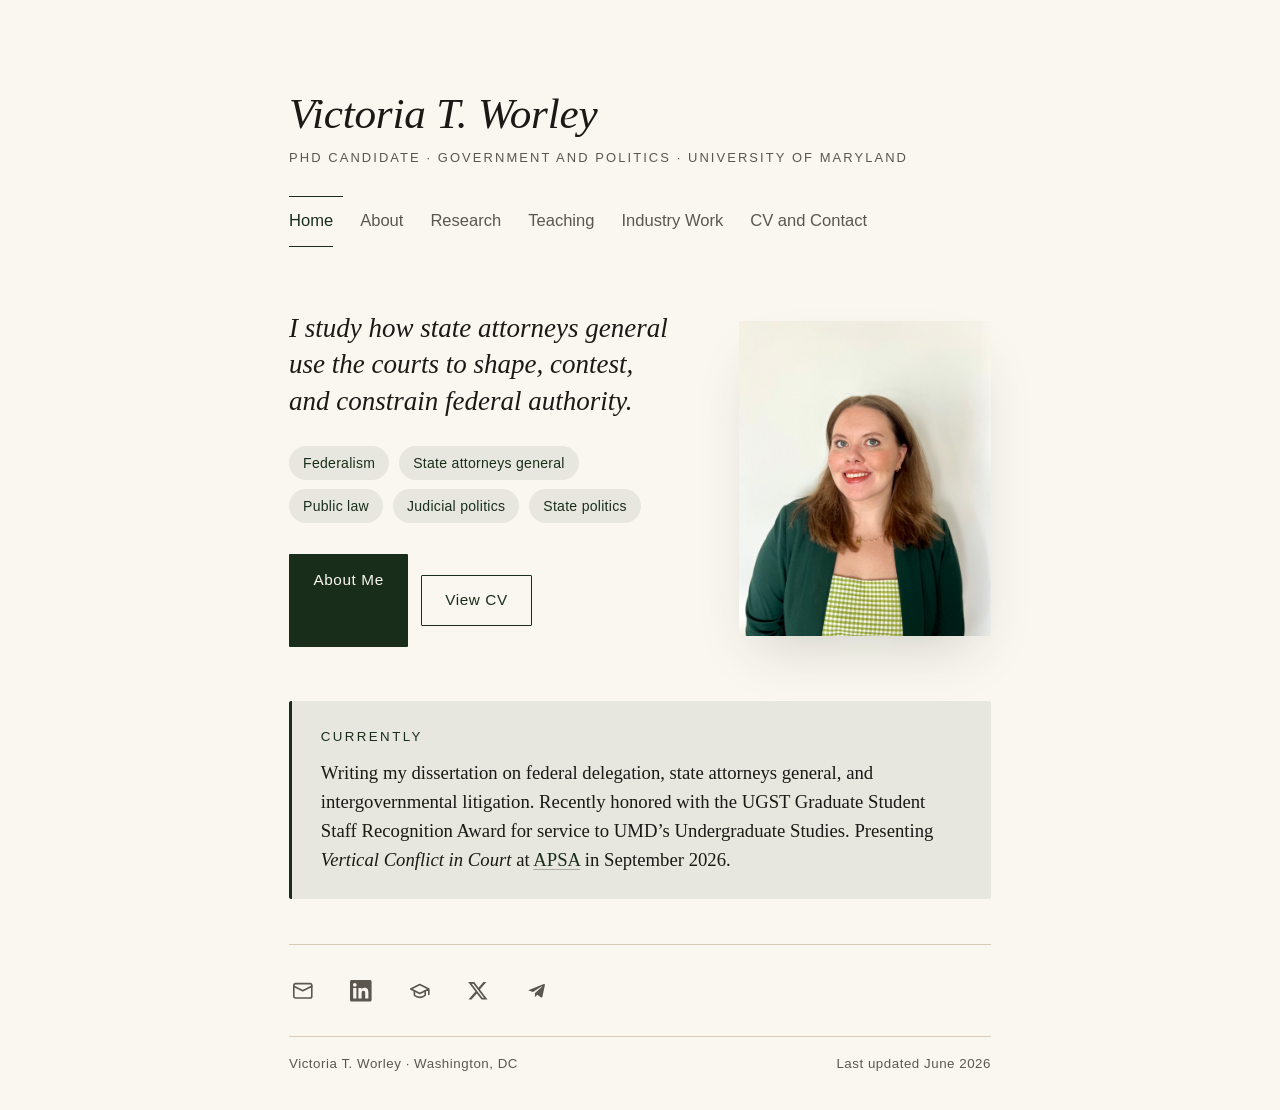
<file: index.html>
<!doctype html>
<html lang="en">
<head>
  <meta charset="utf-8" />
  <title>Victoria T. Worley</title>
  <meta http-equiv="refresh" content="0; url=home.html" />
  <link rel="canonical" href="home.html" />
  <meta name="description" content="Victoria T. Worley — PhD candidate in Government and Politics at the University of Maryland, College Park." />
  <meta name="theme-color" content="#faf7f0" />
  <meta property="og:type" content="website" />
  <meta property="og:site_name" content="Victoria T. Worley" />
  <meta property="og:title" content="Victoria T. Worley" />
  <meta property="og:description" content="PhD candidate in Government and Politics at the University of Maryland, College Park." />
  <meta property="og:url" content="https://vtworley.github.io/" />
  <meta property="og:image" content="https://vtworley.github.io/assets/og-image.png" />
  <meta property="og:image:width" content="1200" />
  <meta property="og:image:height" content="630" />
  <meta name="twitter:card" content="summary_large_image" />
  <meta name="twitter:image" content="https://vtworley.github.io/assets/og-image.png" />
</head>
<body>
  <p><a href="home.html">Continue to victoriatworley.github.io &rarr;</a></p>
</body>
</html>
</file>
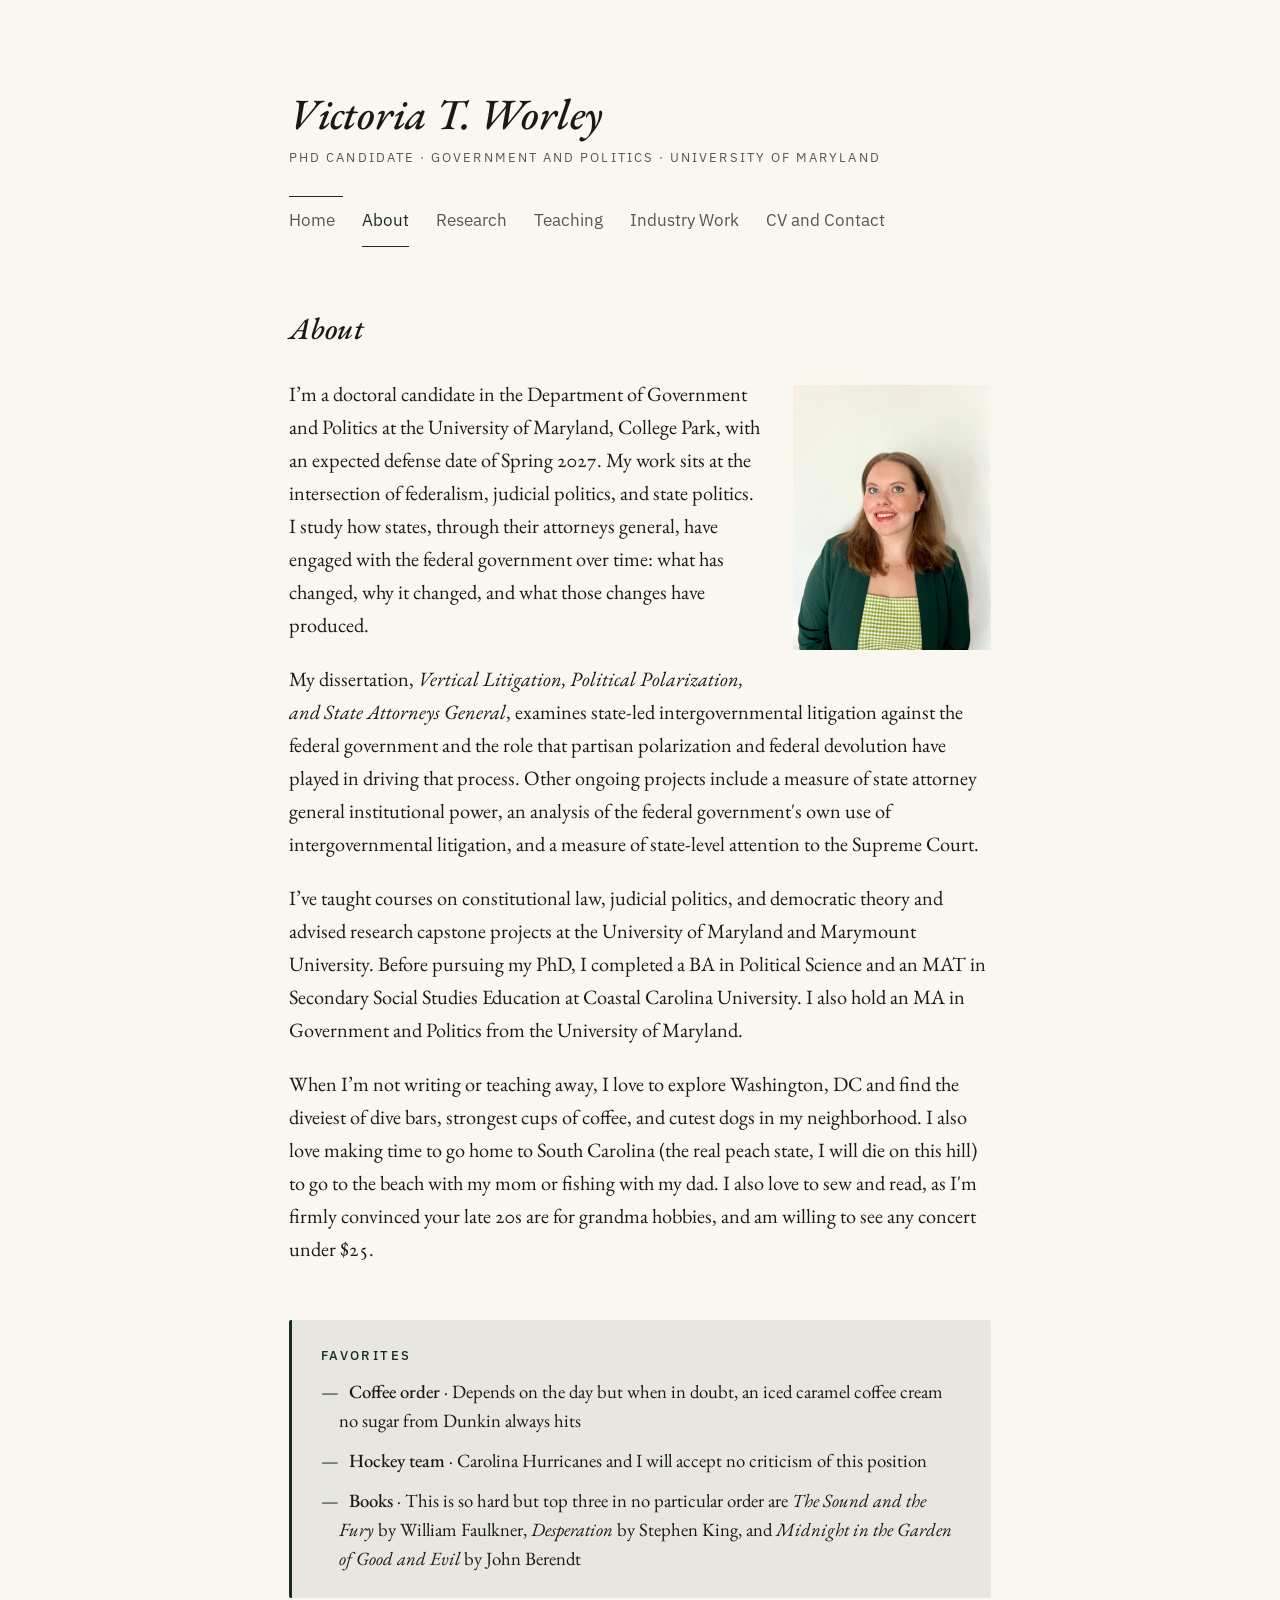
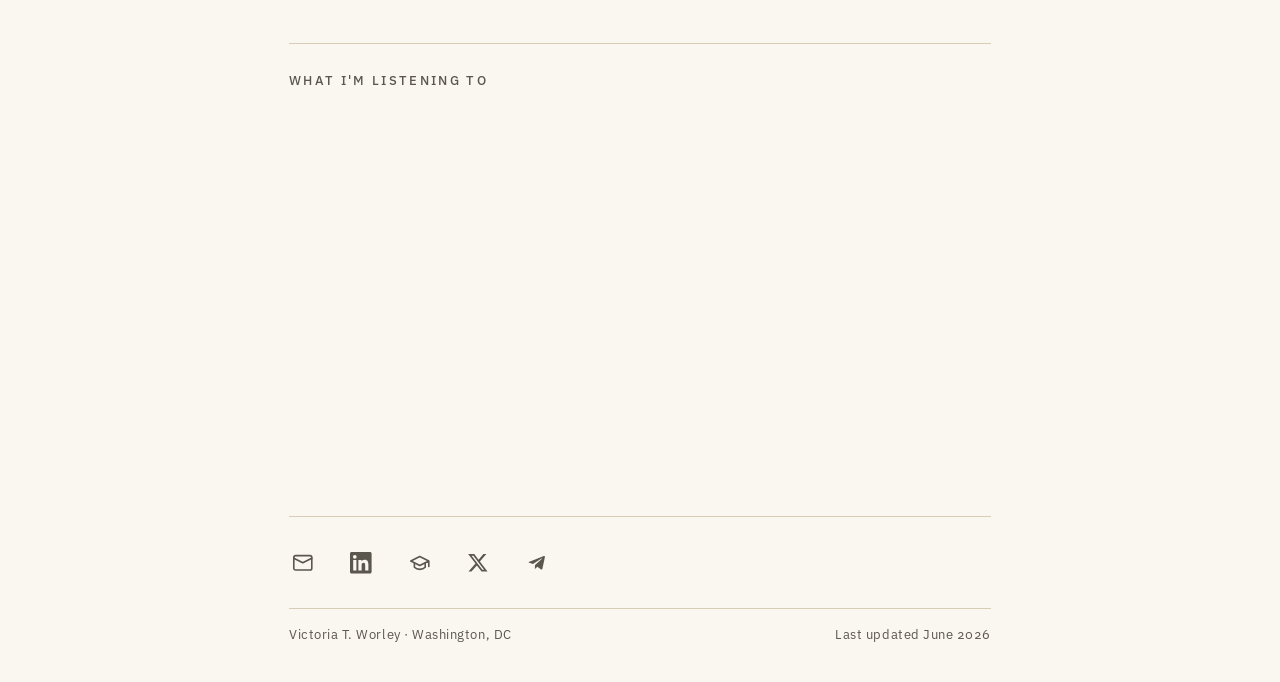
<file: about.html>
<!doctype html>
<html lang="en">
<head>
  <meta charset="utf-8" />
  <meta name="viewport" content="width=device-width, initial-scale=1" />
  <title>About &middot; Victoria T. Worley</title>
  <meta name="description" content="About Victoria T. Worley — PhD candidate in Government and Politics at the University of Maryland." />
  <meta name="theme-color" content="#faf7f0" />
  <meta property="og:type" content="website" />
  <meta property="og:site_name" content="Victoria T. Worley" />
  <meta property="og:title" content="About · Victoria T. Worley" />
  <meta property="og:description" content="About Victoria T. Worley — PhD candidate in Government and Politics at the University of Maryland." />
  <meta property="og:url" content="https://vtworley.github.io/about.html" />
  <meta property="og:image" content="https://vtworley.github.io/assets/og-image.png" />
  <meta property="og:image:width" content="1200" />
  <meta property="og:image:height" content="630" />
  <meta name="twitter:card" content="summary_large_image" />
  <meta name="twitter:image" content="https://vtworley.github.io/assets/og-image.png" />
  <link rel="icon" type="image/svg+xml" href="assets/favicon.svg" />
  <link rel="preconnect" href="https://fonts.googleapis.com" />
  <link rel="preconnect" href="https://fonts.gstatic.com" crossorigin />
  <link rel="stylesheet" href="https://fonts.googleapis.com/css2?family=EB+Garamond:ital,wght@0,400;0,500;0,600;1,400;1,500&family=IBM+Plex+Sans:wght@400;500&display=swap" />
  <link rel="stylesheet" href="styles.css" />
</head>
<body>
  <div class="page">

 	  <header class="masthead">
      <p class="name"><a href="home.html">Victoria T. Worley</a></p>
      <p class="subtitle">PhD Candidate &middot; Government and Politics &middot; University of Maryland</p>
      <hr class="rule" aria-hidden="true" />
      <nav class="primary" aria-label="Primary">
        <ul>
          <li><a href="home.html" >Home</a></li>
          <li class="has-menu">
            <a href="about.html" aria-current="page">About</a>
            <ul class="submenu">
              <li><a href="about.html#bio">Bio</a></li>
              <li><a href="about.html#favorites">Favorites</a></li>
			  <li><a href="about.html#music">What I'm Listening To</a></li>
            </ul>
          </li>
          <li class="has-menu">
            <a href="research.html">Research</a>
            <ul class="submenu">
              <li><a href="research.html#dissertation">Dissertation</a></li>
              <li><a href="research.html#papers">Working Papers</a></li>
              <li><a href="research.html#talks">Conference Presentations</a></li>
              <li><a href="research.html#awards">Awards</a></li>
              <li><a href="research.html#interests">Research Interests</a></li>
            </ul>
          </li>
          <li class="has-menu">
            <a href="teaching.html">Teaching</a>
            <ul class="submenu">
              <li><a href="teaching.html#courses">Courses Taught</a></li>
              <li><a href="teaching.html#feedback">Student Feedback</a></li>
              <li><a href="teaching.html#prof-dev">Professional Development</a></li>
            </ul>
          </li>
          <li class="has-menu">
            <a href="experience.html" >Industry Work</a>
          </li>
           <li class="has-menu"><a href="contact.html">CV and Contact</a>
			 <ul class="submenu">
              <li><a href="contact.html#contact-cv">CV</a></li>
              <li><a href="contact.html#contact-info">Contact</a></li>
            </ul>
        </li>
        </ul>
      </nav>
    </header>


    <main>
      <h1 class="page-title">About</h1>

      <section class="intro" id="bio">
        <img class="portrait" src="assets/portrait-web.jpeg" alt="Portrait of Victoria T. Worley" width="240" height="300" />
        <div class="bio">
          <p>
            I&rsquo;m a doctoral candidate in the Department of Government and Politics at 
			the University of Maryland, College Park, with an expected defense date of Spring
			2027. My work sits at the intersection of federalism, judicial politics, and state
			politics. I study how states, through their attorneys general, have engaged with 
			the federal government over time: what has changed, why it changed, and what those 
			changes have produced.
          </p>
          <p>
			My dissertation, <em>Vertical Litigation, Political Polarization, and State Attorneys
			General</em>, examines state-led intergovernmental litigation against the federal 
			government and the role that partisan polarization and federal devolution have played 
			in driving that process. Other ongoing projects include a measure of state attorney general
			institutional power, an analysis of the federal government's own use of intergovernmental
			litigation, and a measure of state-level attention to the Supreme Court.
          </p>
          <p>
			I&rsquo;ve taught courses on constitutional law, judicial politics, and democratic theory
			and advised research capstone projects at the University of Maryland and Marymount
			University. Before pursuing my PhD, I completed a BA in Political Science and an MAT 
			in Secondary Social Studies Education at Coastal Carolina University. I also hold an 
			MA in Government and Politics from the University of Maryland.
          </p>
          <p>
			When I&rsquo;m not writing or teaching away, I love to explore Washington, DC and find 
			the diveiest of dive bars, strongest cups of coffee, and cutest dogs in my neighborhood. 
			I also love making time to go home to South Carolina (the real peach state, I will die on 
			this hill) to go to the beach with my mom or fishing with my dad. I also love to sew and read,
			as I'm firmly convinced your late 20s are for grandma hobbies, and am willing to see any concert
			under $25.
		</p>
        </div>
      </section>

      <section class="currently" id="favorites" aria-labelledby="currently-heading">
        <h2 id="currently-heading">Favorites</h2>
         <ul class="fav-list">
  					<li><strong>Coffee order</strong> &middot; Depends on the day but when in doubt, an iced caramel coffee cream no sugar from Dunkin always hits</li>
  					<li><strong>Hockey team</strong> &middot; Carolina Hurricanes and I will accept no criticism of this position</li>
  					<li><strong>Books</strong> &middot; This is so hard but top three in no particular order are <i>The Sound and the Fury</i> by William Faulkner, <i>Desperation</i> by Stephen King, and <i>Midnight in the Garden of Good and Evil</i> by John Berendt</li>
				</ul>
      </section>

	<section class="section" id="music">
        <h2>What I'm Listening To</h2>
        <iframe data-testid="embed-iframe" style="border-radius:12px" src="https://open.spotify.com/embed/playlist/1auVRuyqOjHzT5R0VfglzH?utm_source=generator&theme=0" width="100%" height="352" frameBorder="0" allowfullscreen="" allow="autoplay; clipboard-write; encrypted-media; fullscreen; picture-in-picture" loading="lazy" title="Spotify playlist: What I'm Listening To"></iframe>
	</section>
  </main>
		
	  
<footer class="colophon">
      <ul class="social-icons" aria-label="Contact and Links">
        <li>
          <a href="mailto:vtworley@umd.edu" aria-label="Email">
            <svg viewBox="0 0 24 24" fill="none" stroke="currentColor" stroke-width="1.8" stroke-linecap="round" stroke-linejoin="round" aria-hidden="true">
              <rect x="2" y="4" width="20" height="16" rx="2"/>
              <path d="m22 7-10 5L2 7"/>
            </svg>
          </a>
        </li>
        <li>
          <a href="https://www.linkedin.com/in/vtworley/" rel="me" aria-label="LinkedIn">
            <svg viewBox="0 0 24 24" fill="currentColor" aria-hidden="true">
              <path d="M20.447 20.452h-3.554v-5.569c0-1.328-.027-3.037-1.852-3.037-1.853 0-2.136 1.445-2.136 2.939v5.667H9.351V9h3.414v1.561h.046c.477-.9 1.637-1.85 3.37-1.85 3.601 0 4.267 2.37 4.267 5.455v6.286zM5.337 7.433a2.062 2.062 0 0 1-2.063-2.065 2.063 2.063 0 1 1 2.063 2.065zm1.782 13.019H3.555V9h3.564v11.452zM22.225 0H1.771C.792 0 0 .774 0 1.729v20.542C0 23.227.792 24 1.771 24h20.451C23.2 24 24 23.227 24 22.271V1.729C24 .774 23.2 0 22.222 0h.003z"/>
            </svg>
          </a>
        </li>
        <li>
          <a href="https://gvpt.umd.edu/gradprofile/worley/victoria" aria-label="UMD graduate profile">
            <svg viewBox="0 0 24 24" fill="none" stroke="currentColor" stroke-width="1.8" stroke-linecap="round" stroke-linejoin="round" aria-hidden="true">
              <path d="M22 10v6M2 10l10-5 10 5-10 5z"/>
              <path d="M6 12v5c3 3 9 3 12 0v-5"/>
            </svg>
          </a>
        </li>
        <li>
          <a href="https://x.com/victoriatworley" aria-label="X (Twitter)">
            <svg viewBox="0 0 24 24" fill="currentColor" aria-hidden="true">
              <path d="M18.244 2.25h3.308l-7.227 8.26 8.502 11.24H16.17l-5.214-6.817L4.99 21.75H1.68l7.73-8.835L1.254 2.25H8.08l4.713 6.231zm-1.161 17.52h1.833L7.084 4.126H5.117z"/>
            </svg>
          </a>
        </li>
        <li>
          <a href="https://t.me/victoriaworley" aria-label="Telegram">
            <svg viewBox="0 0 24 24" fill="currentColor" aria-hidden="true">
              <path d="M9.78 18.65l.28-4.23 7.68-6.92c.34-.31-.07-.46-.52-.19L7.74 13.3 3.64 12c-.88-.25-.89-.86.2-1.3l15.97-6.16c.73-.33 1.43.18 1.15 1.3l-2.72 12.81c-.19.91-.74 1.13-1.5.71L12.6 16.3l-1.99 1.93c-.23.23-.42.42-.83.42z"/>
            </svg>
          </a>
        </li>
      </ul>
      <div class="colophon-credit">
        <span>Victoria T. Worley &middot; Washington, DC</span>
        <span>Last updated June 2026</span>
      </div>
    </footer>


  </div>
</body>
</html>
</file>
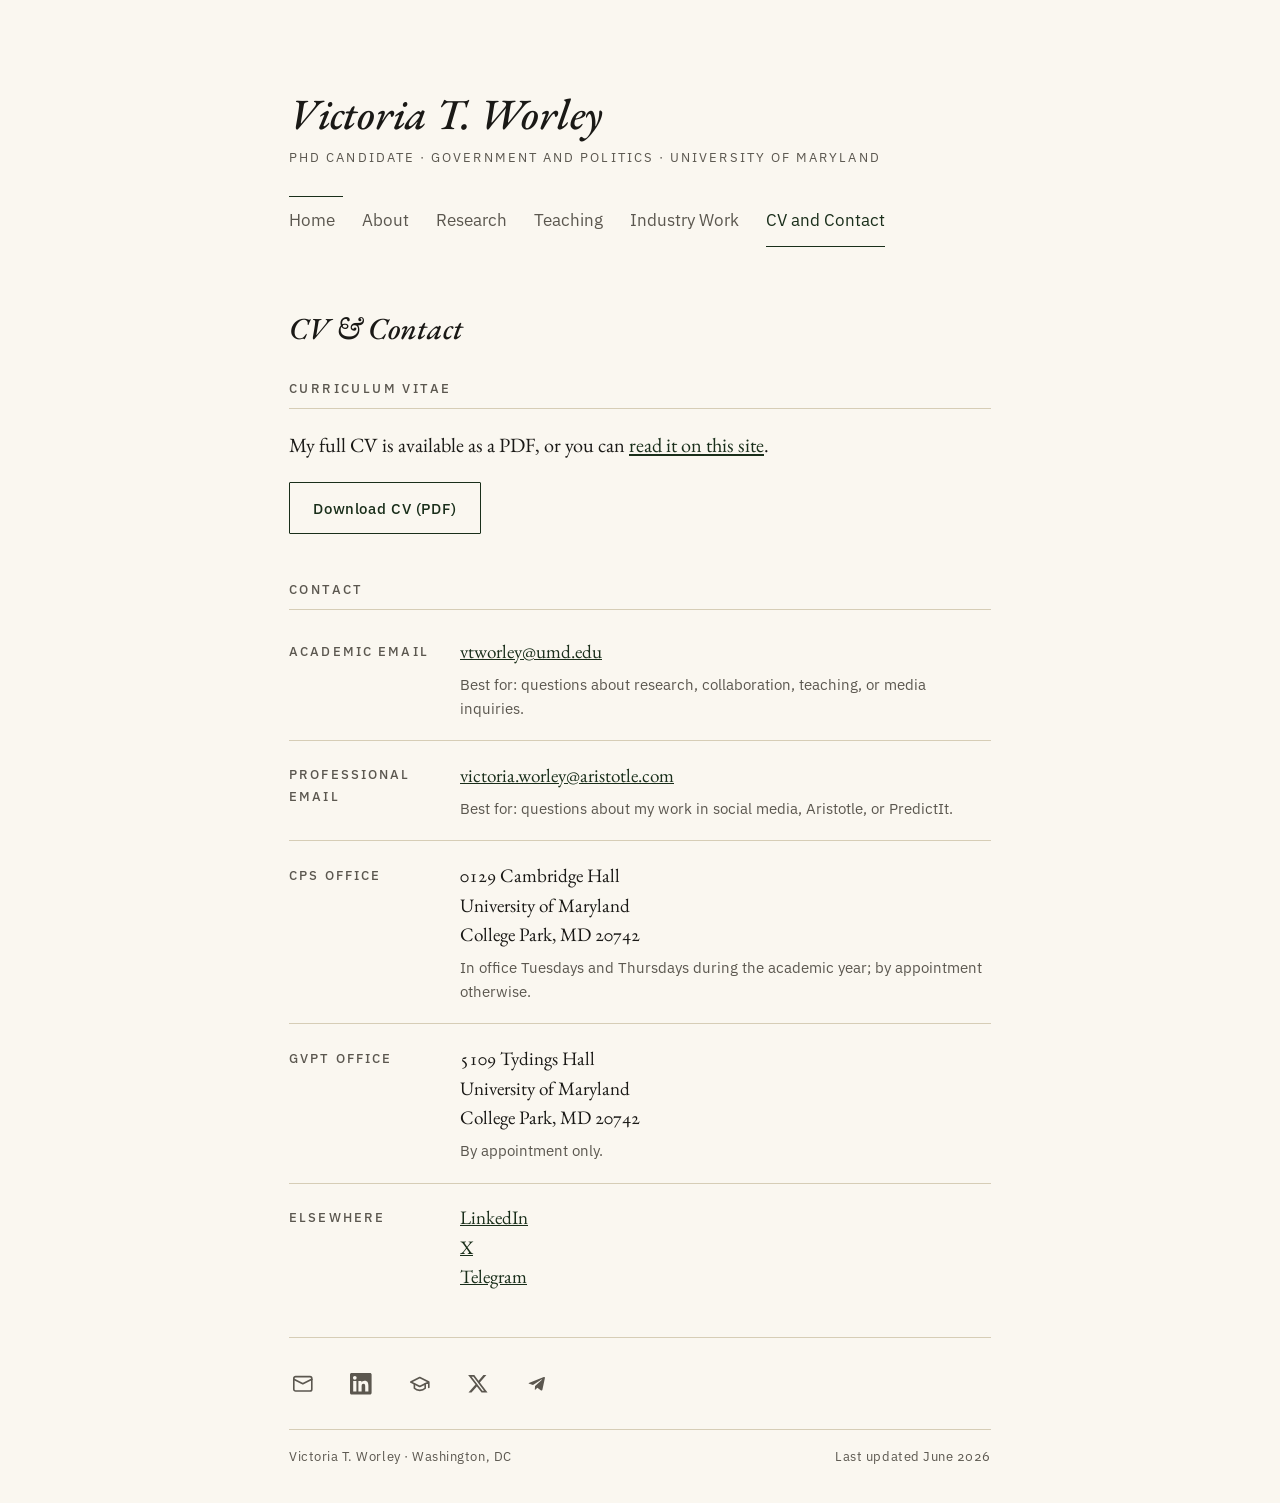
<file: contact.html>
<!doctype html>
<html lang="en">
<head>
  <meta charset="utf-8" />
  <meta name="viewport" content="width=device-width, initial-scale=1" />
  <title>Contact &middot; Victoria T. Worley</title>
  <meta name="description" content="CV and Contact Victoria T. Worley — CV, email, office, and other ways to get in touch." />
  <meta name="theme-color" content="#faf7f0" />
  <meta property="og:type" content="website" />
  <meta property="og:site_name" content="Victoria T. Worley" />
  <meta property="og:title" content="Contact · Victoria T. Worley" />
  <meta property="og:description" content="CV and Contact Victoria T. Worley — CV, email, office, and other ways to get in touch." />
  <meta property="og:url" content="https://vtworley.github.io/contact.html" />
  <meta property="og:image" content="https://vtworley.github.io/assets/og-image.png" />
  <meta property="og:image:width" content="1200" />
  <meta property="og:image:height" content="630" />
  <meta name="twitter:card" content="summary_large_image" />
  <meta name="twitter:image" content="https://vtworley.github.io/assets/og-image.png" />
  <link rel="icon" type="image/svg+xml" href="assets/favicon.svg" />
  <link rel="preconnect" href="https://fonts.googleapis.com" />
  <link rel="preconnect" href="https://fonts.gstatic.com" crossorigin />
  <link rel="stylesheet" href="https://fonts.googleapis.com/css2?family=EB+Garamond:ital,wght@0,400;0,500;0,600;1,400;1,500&family=IBM+Plex+Sans:wght@400;500&display=swap" />
  <link rel="stylesheet" href="styles.css" />
</head>
<body>
  <div class="page">

	  <header class="masthead">
      <p class="name"><a href="home.html">Victoria T. Worley</a></p>
      <p class="subtitle">PhD Candidate &middot; Government and Politics &middot; University of Maryland</p>
      <hr class="rule" aria-hidden="true" />
      <nav class="primary" aria-label="Primary">
        <ul>
          <li><a href="home.html" >Home</a></li>
          <li class="has-menu">
            <a href="about.html">About</a>
            <ul class="submenu">
              <li><a href="about.html#bio">Bio</a></li>
              <li><a href="about.html#favorites">Favorites</a></li>
			  <li><a href="about.html#music">What I'm Listening To</a></li>
            </ul>
          </li>
          <li class="has-menu">
            <a href="research.html">Research</a>
            <ul class="submenu">
              <li><a href="research.html#dissertation">Dissertation</a></li>
              <li><a href="research.html#papers">Working Papers</a></li>
              <li><a href="research.html#talks">Conference Presentations</a></li>
              <li><a href="research.html#awards">Awards</a></li>
              <li><a href="research.html#interests">Research Interests</a></li>
            </ul>
          </li>
          <li class="has-menu">
            <a href="teaching.html">Teaching</a>
            <ul class="submenu">
              <li><a href="teaching.html#courses">Courses Taught</a></li>
              <li><a href="teaching.html#feedback">Student Feedback</a></li>
              <li><a href="teaching.html#prof-dev">Professional Development</a></li>
            </ul>
          </li>
          <li class="has-menu">
            <a href="experience.html" >Industry Work</a>
          </li>
           <li class="has-menu"><a href="contact.html" aria-current="page">CV and Contact</a>
			 <ul class="submenu">
              <li><a href="contact.html#contact-cv">CV</a></li>
              <li><a href="contact.html#contact-info">Contact</a></li>
            </ul>
        </li>
        </ul>
      </nav>
    </header>

   <main class="cv">
      <h1 class="page-title">CV &amp; Contact</h1>

      <section class="cv-section" id="contact-cv">
        <h2>Curriculum vitae</h2>
        <p>My full CV is available as a PDF, or you can <a href="cv.html">read it on this site</a>.</p>
        <p><a href="assets/worley-cv.pdf" class="btn btn-secondary">Download CV (PDF)</a></p>
      </section>

<section class="cv-section" id="contact-info">
        <h2>Contact</h2>
    <div class="contact-row">
      <span class="contact-label">Academic Email</span>
      <div class="contact-value">
        <a href="mailto:vtworley@umd.edu">vtworley@umd.edu</a>
        <span class="meta">Best for: questions about research, collaboration, teaching, or media inquiries.</span>
      </div>
    </div>

    <div class="contact-row">
      <span class="contact-label">Professional Email</span>
      <div class="contact-value">
        <a href="mailto:victoria.worley@aristotle.com">victoria.worley@aristotle.com</a>
        <span class="meta">Best for: questions about my work in social media, Aristotle, or PredictIt.</span>
      </div>
    </div>

    <div class="contact-row">
      <span class="contact-label">CPS Office</span>
      <div class="contact-value">
        0129 Cambridge Hall<br/>
        University of Maryland<br/>
        College Park, MD 20742
        <span class="meta">In office Tuesdays and Thursdays during the academic year; by appointment otherwise.</span>
      </div>
    </div>

    <div class="contact-row">
      <span class="contact-label">GVPT Office</span>
      <div class="contact-value">
        5109 Tydings Hall<br/>
        University of Maryland<br/>
        College Park, MD 20742
        <span class="meta">By appointment only.</span>
      </div>
    </div>

    <div class="contact-row">
  <span class="contact-label">Elsewhere</span>
  <div class="contact-value">
    <a href="https://www.linkedin.com/in/vtworley/" rel="me">LinkedIn</a><br/>
    <a href="https://x.com/victoriatworley" rel="me">X</a><br/>
    <a href="https://t.me/victoriaworley" rel="me">Telegram</a>
</div>
</div>
</section>
</main>

  <footer class="colophon">
      <ul class="social-icons" aria-label="Contact and Links">
        <li>
          <a href="mailto:vtworley@umd.edu" aria-label="Email">
            <svg viewBox="0 0 24 24" fill="none" stroke="currentColor" stroke-width="1.8" stroke-linecap="round" stroke-linejoin="round" aria-hidden="true">
              <rect x="2" y="4" width="20" height="16" rx="2"/>
              <path d="m22 7-10 5L2 7"/>
            </svg>
          </a>
        </li>
        <li>
          <a href="https://www.linkedin.com/in/vtworley/" rel="me" aria-label="LinkedIn">
            <svg viewBox="0 0 24 24" fill="currentColor" aria-hidden="true">
              <path d="M20.447 20.452h-3.554v-5.569c0-1.328-.027-3.037-1.852-3.037-1.853 0-2.136 1.445-2.136 2.939v5.667H9.351V9h3.414v1.561h.046c.477-.9 1.637-1.85 3.37-1.85 3.601 0 4.267 2.37 4.267 5.455v6.286zM5.337 7.433a2.062 2.062 0 0 1-2.063-2.065 2.063 2.063 0 1 1 2.063 2.065zm1.782 13.019H3.555V9h3.564v11.452zM22.225 0H1.771C.792 0 0 .774 0 1.729v20.542C0 23.227.792 24 1.771 24h20.451C23.2 24 24 23.227 24 22.271V1.729C24 .774 23.2 0 22.222 0h.003z"/>
            </svg>
          </a>
        </li>
        <li>
          <a href="https://gvpt.umd.edu/gradprofile/worley/victoria" aria-label="UMD graduate profile">
            <svg viewBox="0 0 24 24" fill="none" stroke="currentColor" stroke-width="1.8" stroke-linecap="round" stroke-linejoin="round" aria-hidden="true">
              <path d="M22 10v6M2 10l10-5 10 5-10 5z"/>
              <path d="M6 12v5c3 3 9 3 12 0v-5"/>
            </svg>
          </a>
        </li>
        <li>
          <a href="https://x.com/victoriatworley" aria-label="X (Twitter)">
            <svg viewBox="0 0 24 24" fill="currentColor" aria-hidden="true">
              <path d="M18.244 2.25h3.308l-7.227 8.26 8.502 11.24H16.17l-5.214-6.817L4.99 21.75H1.68l7.73-8.835L1.254 2.25H8.08l4.713 6.231zm-1.161 17.52h1.833L7.084 4.126H5.117z"/>
            </svg>
          </a>
        </li>
        <li>
          <a href="https://t.me/victoriaworley" aria-label="Telegram">
            <svg viewBox="0 0 24 24" fill="currentColor" aria-hidden="true">
              <path d="M9.78 18.65l.28-4.23 7.68-6.92c.34-.31-.07-.46-.52-.19L7.74 13.3 3.64 12c-.88-.25-.89-.86.2-1.3l15.97-6.16c.73-.33 1.43.18 1.15 1.3l-2.72 12.81c-.19.91-.74 1.13-1.5.71L12.6 16.3l-1.99 1.93c-.23.23-.42.42-.83.42z"/>
            </svg>
          </a>
        </li>
      </ul>
      <div class="colophon-credit">
        <span>Victoria T. Worley &middot; Washington, DC</span>
        <span>Last updated June 2026</span>
      </div>
    </footer>



  </div>
</body>
</html>
</file>
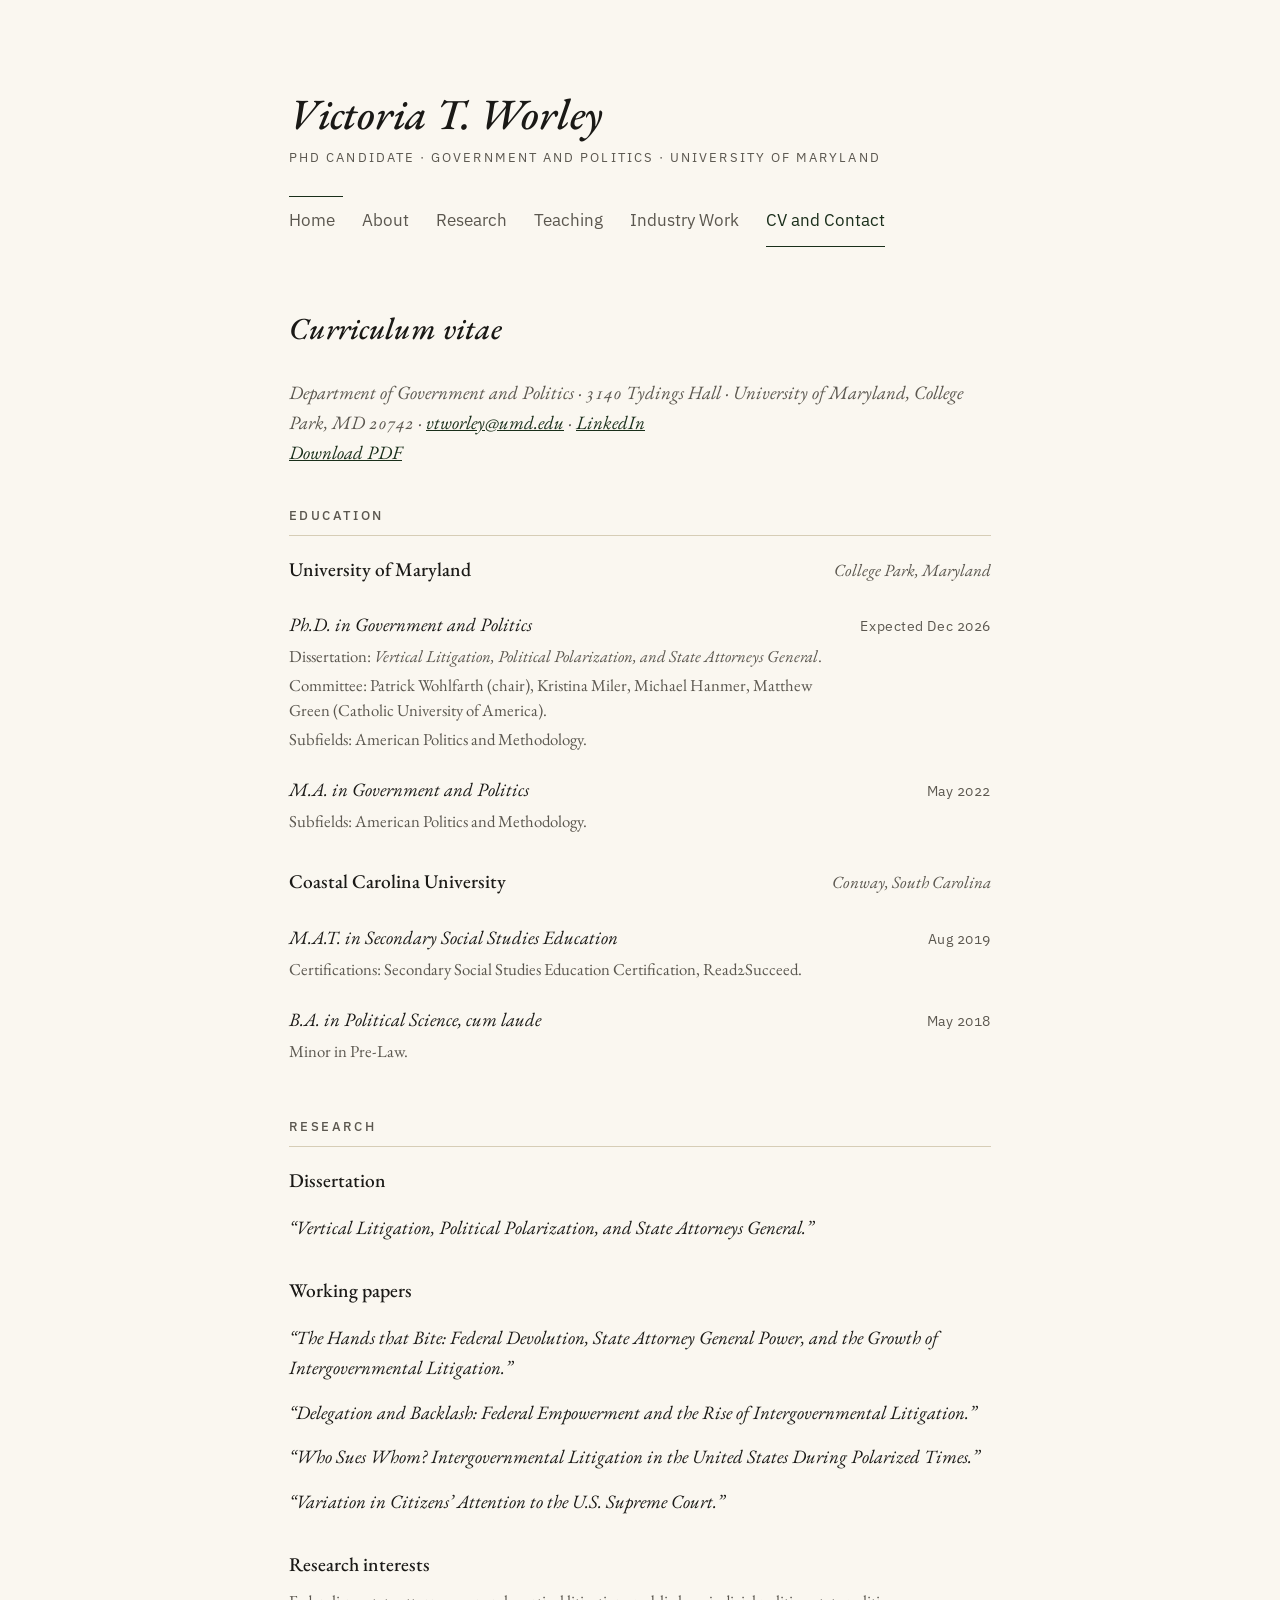
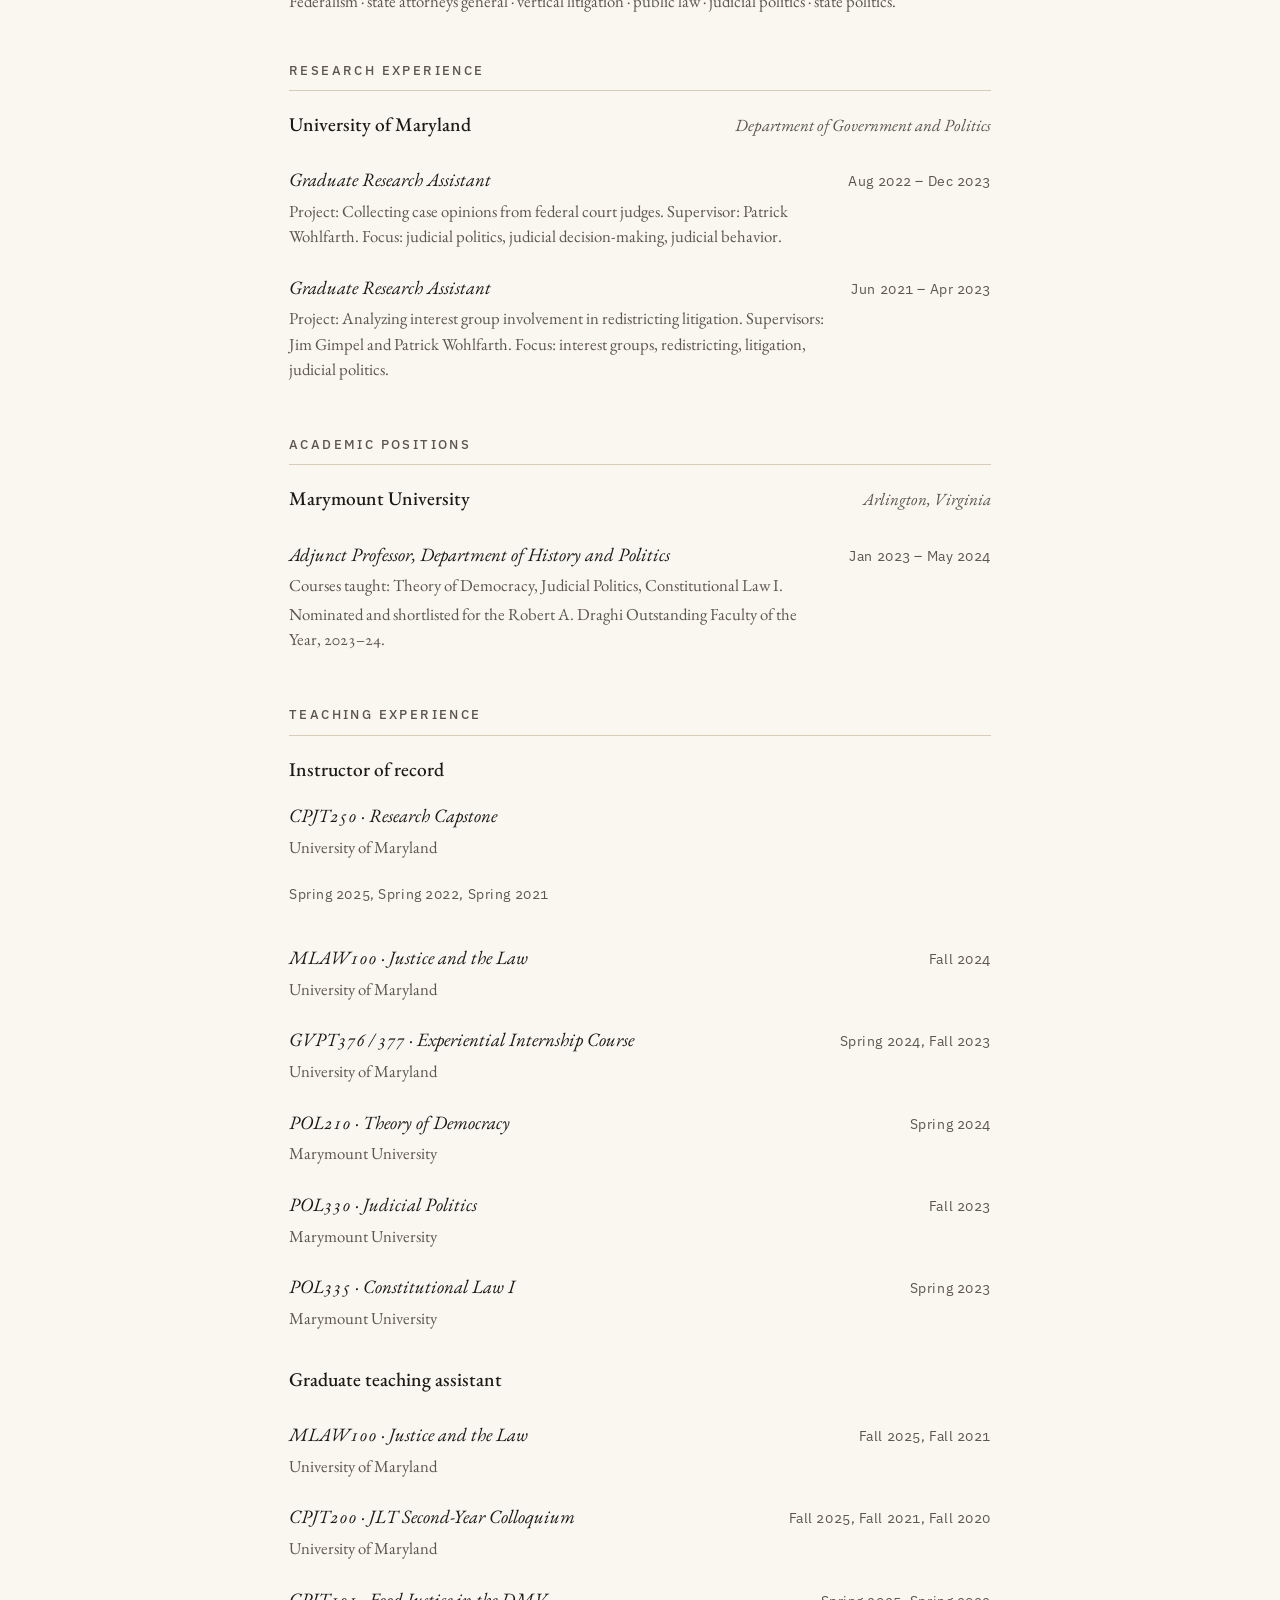
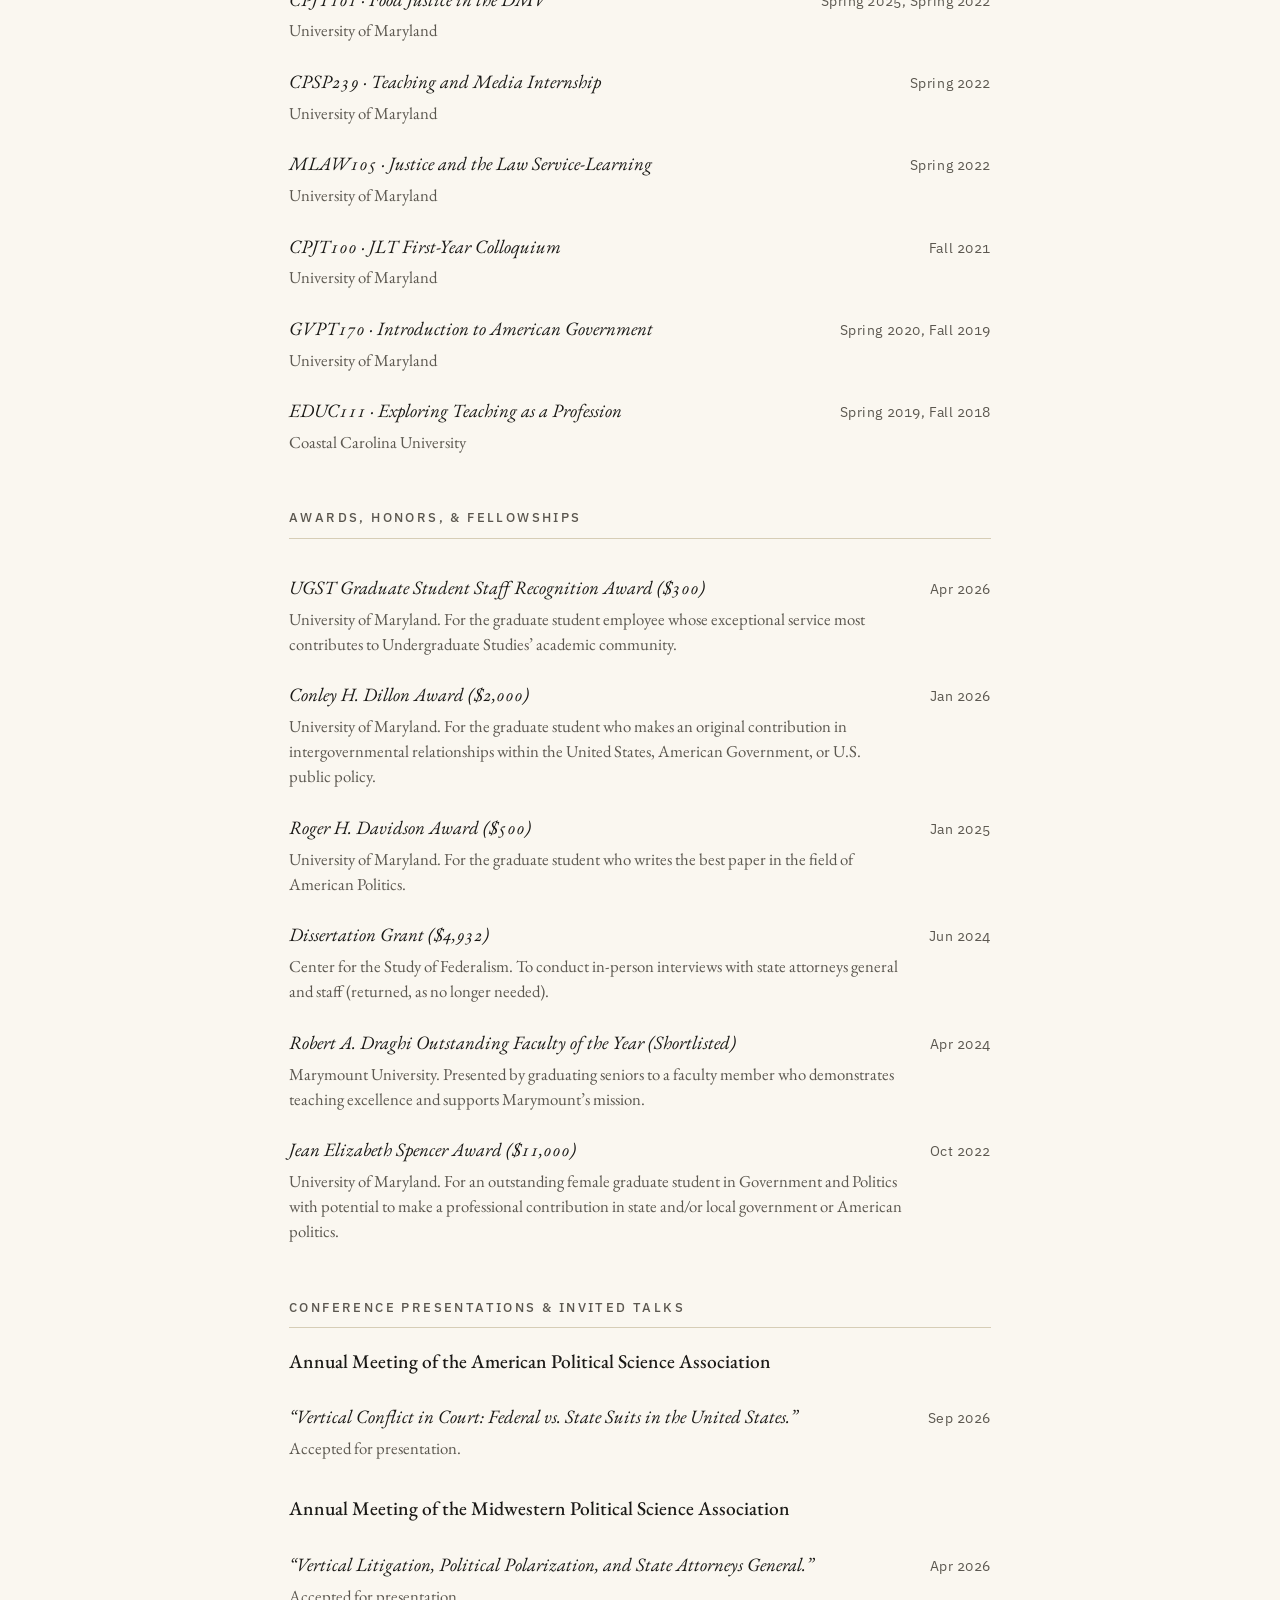
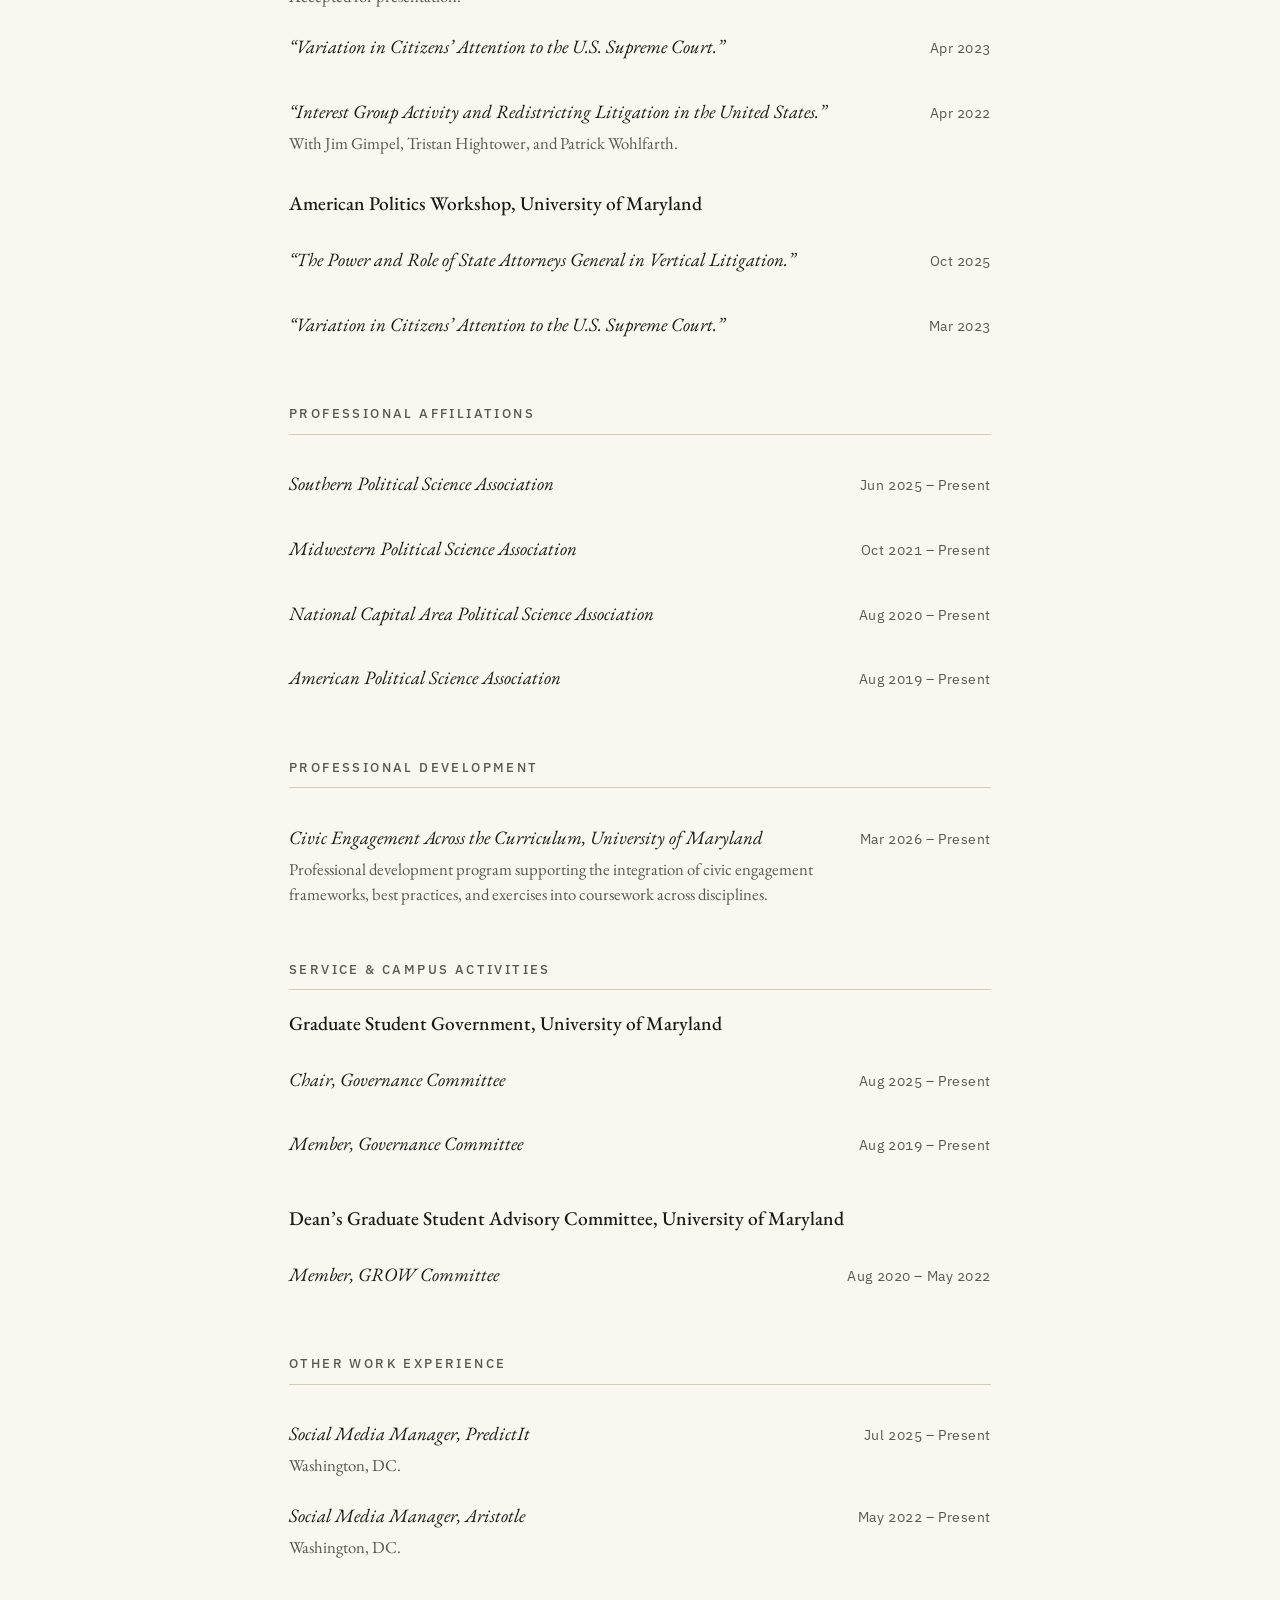
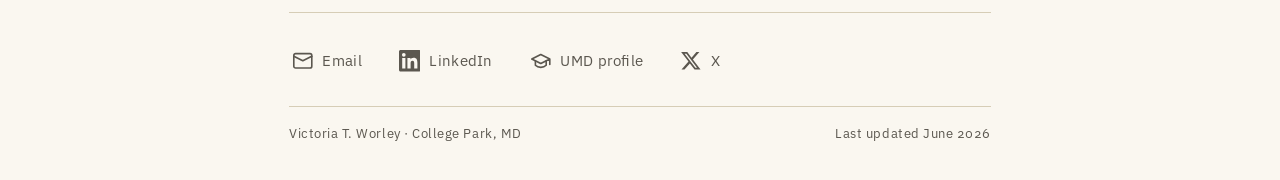
<file: cv.html>
<!doctype html>
<html lang="en">
<head>
  <meta charset="utf-8" />
  <meta name="viewport" content="width=device-width, initial-scale=1" />
  <title>CV &middot; Victoria T. Worley</title>
  <meta name="description" content="Curriculum vitae of Victoria T. Worley, PhD candidate in Government and Politics at the University of Maryland." />
  <meta name="theme-color" content="#faf7f0" />
  <meta property="og:type" content="website" />
  <meta property="og:site_name" content="Victoria T. Worley" />
  <meta property="og:title" content="CV · Victoria T. Worley" />
  <meta property="og:description" content="Curriculum vitae of Victoria T. Worley, PhD candidate in Government and Politics at the University of Maryland." />
  <meta property="og:url" content="https://vtworley.github.io/cv.html" />
  <meta property="og:image" content="https://vtworley.github.io/assets/og-image.png" />
  <meta property="og:image:width" content="1200" />
  <meta property="og:image:height" content="630" />
  <meta name="twitter:card" content="summary_large_image" />
  <meta name="twitter:image" content="https://vtworley.github.io/assets/og-image.png" />
  <link rel="icon" type="image/svg+xml" href="assets/favicon.svg" />
  <link rel="preconnect" href="https://fonts.googleapis.com" />
  <link rel="preconnect" href="https://fonts.gstatic.com" crossorigin />
  <link rel="stylesheet" href="https://fonts.googleapis.com/css2?family=EB+Garamond:ital,wght@0,400;0,500;0,600;1,400;1,500&family=IBM+Plex+Sans:wght@400;500&display=swap" />
  <link rel="stylesheet" href="styles.css" />
</head>
<body>
  <div class="page">

    <header class="masthead">
      <p class="name"><a href="home.html">Victoria T. Worley</a></p>
      <p class="subtitle">PhD Candidate &middot; Government and Politics &middot; University of Maryland</p>
      <hr class="rule" aria-hidden="true" />
      <nav class="primary" aria-label="Primary">
        <ul>
          <li><a href="home.html">Home</a></li>
          <li class="has-menu">
            <a href="about.html">About</a>
            <ul class="submenu">
              <li><a href="about.html#bio">Bio</a></li>
              <li><a href="about.html#favorites">Favorites</a></li>
              <li><a href="about.html#music">What I'm Listening To</a></li>
            </ul>
          </li>
          <li class="has-menu">
            <a href="research.html">Research</a>
            <ul class="submenu">
              <li><a href="research.html#dissertation">Dissertation</a></li>
              <li><a href="research.html#papers">Working Papers</a></li>
              <li><a href="research.html#talks">Conference Presentations</a></li>
              <li><a href="research.html#awards">Awards</a></li>
              <li><a href="research.html#interests">Research Interests</a></li>
            </ul>
          </li>
          <li class="has-menu">
            <a href="teaching.html">Teaching</a>
            <ul class="submenu">
              <li><a href="teaching.html#courses">Courses Taught</a></li>
              <li><a href="teaching.html#feedback">Student Feedback</a></li>
              <li><a href="teaching.html#prof-dev">Professional Development</a></li>
            </ul>
          </li>
          <li class="has-menu">
            <a href="experience.html">Industry Work</a>
          </li>
          <li class="has-menu menu-right"><a href="contact.html" aria-current="page">CV and Contact</a>
            <ul class="submenu">
              <li><a href="contact.html#contact-cv">CV</a></li>
              <li><a href="contact.html#contact-info">Contact</a></li>
            </ul>
          </li>
        </ul>
      </nav>
    </header>


    <main class="cv">
      <h1 class="page-title">Curriculum vitae</h1>
      <p class="page-lede">
        Department of Government and Politics &middot; 3140 Tydings Hall &middot;
        University of Maryland, College Park, MD 20742 &middot;
        <a href="mailto:vtworley@umd.edu">vtworley@umd.edu</a>
        &middot;
        <a href="https://www.linkedin.com/in/vtworley/">LinkedIn</a>
        <br/>
        <a href="assets/worley-cv.pdf">Download PDF</a>
      </p>

      <section class="cv-section" id="cv-education">
        <h2>Education</h2>
        <div class="cv-block">
          <p class="cv-institution">
            <span>University of Maryland</span>
            <span class="cv-institution-place">College Park, Maryland</span>
          </p>
          <ul class="cv-list">
            <li>
              <div class="cv-content">
                <p class="cv-title">Ph.D. in Government and Politics</p>
                <p class="cv-detail">Dissertation: <em>Vertical Litigation, Political Polarization, and State Attorneys General</em>.</p>
                <p class="cv-detail">Committee: Patrick Wohlfarth (chair), Kristina Miler, Michael Hanmer, Matthew Green (Catholic University of America).</p>
                <p class="cv-detail">Subfields: American Politics and Methodology.</p>
              </div>
              <p class="cv-when">Expected Dec 2026</p>
            </li>
            <li>
              <div class="cv-content">
                <p class="cv-title">M.A. in Government and Politics</p>
                <p class="cv-detail">Subfields: American Politics and Methodology.</p>
              </div>
              <p class="cv-when">May 2022</p>
            </li>
          </ul>
        </div>
        <div class="cv-block">
          <p class="cv-institution">
            <span>Coastal Carolina University</span>
            <span class="cv-institution-place">Conway, South Carolina</span>
          </p>
          <ul class="cv-list">
            <li>
              <div class="cv-content">
                <p class="cv-title">M.A.T. in Secondary Social Studies Education</p>
                <p class="cv-detail">Certifications: Secondary Social Studies Education Certification, Read2Succeed.</p>
              </div>
              <p class="cv-when">Aug 2019</p>
            </li>
            <li>
              <div class="cv-content">
                <p class="cv-title">B.A. in Political Science, <em>cum laude</em></p>
                <p class="cv-detail">Minor in Pre-Law.</p>
              </div>
              <p class="cv-when">May 2018</p>
            </li>
          </ul>
        </div>
      </section>

      <section class="cv-section" id="cv-research">
        <h2>Research</h2>
        <div class="cv-block">
          <p class="cv-institution"><span>Dissertation</span></p>
          <ul class="cv-list">
            <li>
              <div class="cv-content">
                <p class="cv-title">&ldquo;Vertical Litigation, Political Polarization, and State Attorneys General.&rdquo;</p>
              </div>
            </li>
          </ul>
        </div>
        <div class="cv-block">
          <p class="cv-institution"><span>Working papers</span></p>
          <ul class="cv-list">
            <li>
              <div class="cv-content">
                <p class="cv-title">&ldquo;The Hands that Bite: Federal Devolution, State Attorney General Power, and the Growth of Intergovernmental Litigation.&rdquo;</p>
              </div>
            </li>
            <li>
              <div class="cv-content">
                <p class="cv-title">&ldquo;Delegation and Backlash: Federal Empowerment and the Rise of Intergovernmental Litigation.&rdquo;</p>
              </div>
            </li>
            <li>
              <div class="cv-content">
                <p class="cv-title">&ldquo;Who Sues Whom? Intergovernmental Litigation in the United States During Polarized Times.&rdquo;</p>
              </div>
            </li>
            <li>
              <div class="cv-content">
                <p class="cv-title">&ldquo;Variation in Citizens&rsquo; Attention to the U.S. Supreme Court.&rdquo;</p>
              </div>
            </li>
          </ul>
        </div>
        <div class="cv-block">
          <p class="cv-institution"><span>Research interests</span></p>
          <p class="cv-detail" style="margin: 0;">
            Federalism &middot; state attorneys general &middot; vertical litigation
            &middot; public law &middot; judicial politics &middot; state politics.
          </p>
        </div>
      </section>

      <section class="cv-section">
        <h2>Research experience</h2>
        <div class="cv-block">
          <p class="cv-institution">
            <span>University of Maryland</span>
            <span class="cv-institution-place">Department of Government and Politics</span>
          </p>
          <ul class="cv-list">
            <li>
              <div class="cv-content">
                <p class="cv-title">Graduate Research Assistant</p>
                <p class="cv-detail">Project: Collecting case opinions from federal court judges. Supervisor: Patrick Wohlfarth. Focus: judicial politics, judicial decision-making, judicial behavior.</p>
              </div>
              <p class="cv-when">Aug 2022 &ndash; Dec 2023</p>
            </li>
            <li>
              <div class="cv-content">
                <p class="cv-title">Graduate Research Assistant</p>
                <p class="cv-detail">Project: Analyzing interest group involvement in redistricting litigation. Supervisors: Jim Gimpel and Patrick Wohlfarth. Focus: interest groups, redistricting, litigation, judicial politics.</p>
              </div>
              <p class="cv-when">Jun 2021 &ndash; Apr 2023</p>
            </li>
          </ul>
        </div>
      </section>

      <section class="cv-section">
        <h2>Academic positions</h2>
        <div class="cv-block">
          <p class="cv-institution">
            <span>Marymount University</span>
            <span class="cv-institution-place">Arlington, Virginia</span>
          </p>
          <ul class="cv-list">
            <li>
              <div class="cv-content">
                <p class="cv-title">Adjunct Professor, Department of History and Politics</p>
                <p class="cv-detail">Courses taught: Theory of Democracy, Judicial Politics, Constitutional Law I.</p>
                <p class="cv-detail">Nominated and shortlisted for the Robert A. Draghi Outstanding Faculty of the Year, 2023&ndash;24.</p>
              </div>
              <p class="cv-when">Jan 2023 &ndash; May 2024</p>
            </li>
          </ul>
        </div>
      </section>

      <section class="cv-section" id="cv-teaching">
        <h2>Teaching experience</h2>
        <div class="cv-block">
          <p class="cv-institution"><span>Instructor of record</span></p>
          <ul class="cv-list">
            <li>
              <div class="cv-content">
                <p class="cv-title">CPJT250 &middot; Research Capstone</p>
                <p class="cv-detail">University of Maryland</p>
              </div>
              <p class="cv-when">Spring 2025, Spring 2022, Spring 2021</p>
            </li>
            <li>
              <div class="cv-content">
                <p class="cv-title">MLAW100 &middot; Justice and the Law</p>
                <p class="cv-detail">University of Maryland</p>
              </div>
              <p class="cv-when">Fall 2024</p>
            </li>
            <li>
              <div class="cv-content">
                <p class="cv-title">GVPT376 / 377 &middot; Experiential Internship Course</p>
                <p class="cv-detail">University of Maryland</p>
              </div>
              <p class="cv-when">Spring 2024, Fall 2023</p>
            </li>
            <li>
              <div class="cv-content">
                <p class="cv-title">POL210 &middot; Theory of Democracy</p>
                <p class="cv-detail">Marymount University</p>
              </div>
              <p class="cv-when">Spring 2024</p>
            </li>
            <li>
              <div class="cv-content">
                <p class="cv-title">POL330 &middot; Judicial Politics</p>
                <p class="cv-detail">Marymount University</p>
              </div>
              <p class="cv-when">Fall 2023</p>
            </li>
            <li>
              <div class="cv-content">
                <p class="cv-title">POL335 &middot; Constitutional Law I</p>
                <p class="cv-detail">Marymount University</p>
              </div>
              <p class="cv-when">Spring 2023</p>
            </li>
          </ul>
        </div>
        <div class="cv-block">
          <p class="cv-institution"><span>Graduate teaching assistant</span></p>
          <ul class="cv-list">
            <li>
              <div class="cv-content">
                <p class="cv-title">MLAW100 &middot; Justice and the Law</p>
                <p class="cv-detail">University of Maryland</p>
              </div>
              <p class="cv-when">Fall 2025, Fall 2021</p>
            </li>
            <li>
              <div class="cv-content">
                <p class="cv-title">CPJT200 &middot; JLT Second-Year Colloquium</p>
                <p class="cv-detail">University of Maryland</p>
              </div>
              <p class="cv-when">Fall 2025, Fall 2021, Fall 2020</p>
            </li>
            <li>
              <div class="cv-content">
                <p class="cv-title">CPJT101 &middot; Food Justice in the DMV</p>
                <p class="cv-detail">University of Maryland</p>
              </div>
              <p class="cv-when">Spring 2025, Spring 2022</p>
            </li>
            <li>
              <div class="cv-content">
                <p class="cv-title">CPSP239 &middot; Teaching and Media Internship</p>
                <p class="cv-detail">University of Maryland</p>
              </div>
              <p class="cv-when">Spring 2022</p>
            </li>
            <li>
              <div class="cv-content">
                <p class="cv-title">MLAW105 &middot; Justice and the Law Service-Learning</p>
                <p class="cv-detail">University of Maryland</p>
              </div>
              <p class="cv-when">Spring 2022</p>
            </li>
            <li>
              <div class="cv-content">
                <p class="cv-title">CPJT100 &middot; JLT First-Year Colloquium</p>
                <p class="cv-detail">University of Maryland</p>
              </div>
              <p class="cv-when">Fall 2021</p>
            </li>
            <li>
              <div class="cv-content">
                <p class="cv-title">GVPT170 &middot; Introduction to American Government</p>
                <p class="cv-detail">University of Maryland</p>
              </div>
              <p class="cv-when">Spring 2020, Fall 2019</p>
            </li>
            <li>
              <div class="cv-content">
                <p class="cv-title">EDUC111 &middot; Exploring Teaching as a Profession</p>
                <p class="cv-detail">Coastal Carolina University</p>
              </div>
              <p class="cv-when">Spring 2019, Fall 2018</p>
            </li>
          </ul>
        </div>
      </section>

      <section class="cv-section" id="cv-awards">
        <h2>Awards, honors, &amp; fellowships</h2>
        <ul class="cv-list">
          <li>
            <div class="cv-content">
              <p class="cv-title">UGST Graduate Student Staff Recognition Award ($300)</p>
              <p class="cv-detail">University of Maryland. For the graduate student employee whose exceptional service most contributes to Undergraduate Studies&rsquo; academic community.</p>
            </div>
            <p class="cv-when">Apr 2026</p>
          </li>
          <li>
            <div class="cv-content">
              <p class="cv-title">Conley H. Dillon Award ($2,000)</p>
              <p class="cv-detail">University of Maryland. For the graduate student who makes an original contribution in intergovernmental relationships within the United States, American Government, or U.S. public policy.</p>
            </div>
            <p class="cv-when">Jan 2026</p>
          </li>
          <li>
            <div class="cv-content">
              <p class="cv-title">Roger H. Davidson Award ($500)</p>
              <p class="cv-detail">University of Maryland. For the graduate student who writes the best paper in the field of American Politics.</p>
            </div>
            <p class="cv-when">Jan 2025</p>
          </li>
          <li>
            <div class="cv-content">
              <p class="cv-title">Dissertation Grant ($4,932)</p>
              <p class="cv-detail">Center for the Study of Federalism. To conduct in-person interviews with state attorneys general and staff (returned, as no longer needed).</p>
            </div>
            <p class="cv-when">Jun 2024</p>
          </li>
          <li>
            <div class="cv-content">
              <p class="cv-title">Robert A. Draghi Outstanding Faculty of the Year (Shortlisted)</p>
              <p class="cv-detail">Marymount University. Presented by graduating seniors to a faculty member who demonstrates teaching excellence and supports Marymount&rsquo;s mission.</p>
            </div>
            <p class="cv-when">Apr 2024</p>
          </li>
          <li>
            <div class="cv-content">
              <p class="cv-title">Jean Elizabeth Spencer Award ($11,000)</p>
              <p class="cv-detail">University of Maryland. For an outstanding female graduate student in Government and Politics with potential to make a professional contribution in state and/or local government or American politics.</p>
            </div>
            <p class="cv-when">Oct 2022</p>
          </li>
        </ul>
      </section>

      <section class="cv-section" id="cv-conferences">
        <h2>Conference presentations &amp; invited talks</h2>
        <div class="cv-block">
          <p class="cv-institution"><span>Annual Meeting of the American Political Science Association</span></p>
          <ul class="cv-list">
            <li>
              <div class="cv-content">
                <p class="cv-title">&ldquo;Vertical Conflict in Court: Federal vs. State Suits in the United States.&rdquo;</p>
                <p class="cv-detail">Accepted for presentation.</p>
              </div>
              <p class="cv-when">Sep 2026</p>
            </li>
          </ul>
        </div>
        <div class="cv-block">
          <p class="cv-institution"><span>Annual Meeting of the Midwestern Political Science Association</span></p>
          <ul class="cv-list">
            <li>
              <div class="cv-content">
                <p class="cv-title">&ldquo;Vertical Litigation, Political Polarization, and State Attorneys General.&rdquo;</p>
                <p class="cv-detail">Accepted for presentation.</p>
              </div>
              <p class="cv-when">Apr 2026</p>
            </li>
            <li>
              <div class="cv-content">
                <p class="cv-title">&ldquo;Variation in Citizens&rsquo; Attention to the U.S. Supreme Court.&rdquo;</p>
              </div>
              <p class="cv-when">Apr 2023</p>
            </li>
            <li>
              <div class="cv-content">
                <p class="cv-title">&ldquo;Interest Group Activity and Redistricting Litigation in the United States.&rdquo;</p>
                <p class="cv-detail">With Jim Gimpel, Tristan Hightower, and Patrick Wohlfarth.</p>
              </div>
              <p class="cv-when">Apr 2022</p>
            </li>
          </ul>
        </div>
        <div class="cv-block">
          <p class="cv-institution"><span>American Politics Workshop, University of Maryland</span></p>
          <ul class="cv-list">
            <li>
              <div class="cv-content">
                <p class="cv-title">&ldquo;The Power and Role of State Attorneys General in Vertical Litigation.&rdquo;</p>
              </div>
              <p class="cv-when">Oct 2025</p>
            </li>
            <li>
              <div class="cv-content">
                <p class="cv-title">&ldquo;Variation in Citizens&rsquo; Attention to the U.S. Supreme Court.&rdquo;</p>
              </div>
              <p class="cv-when">Mar 2023</p>
            </li>
          </ul>
        </div>
      </section>

      <section class="cv-section">
        <h2>Professional affiliations</h2>
        <ul class="cv-list">
          <li>
            <div class="cv-content"><p class="cv-title">Southern Political Science Association</p></div>
            <p class="cv-when">Jun 2025 &ndash; Present</p>
          </li>
          <li>
            <div class="cv-content"><p class="cv-title">Midwestern Political Science Association</p></div>
            <p class="cv-when">Oct 2021 &ndash; Present</p>
          </li>
          <li>
            <div class="cv-content"><p class="cv-title">National Capital Area Political Science Association</p></div>
            <p class="cv-when">Aug 2020 &ndash; Present</p>
          </li>
          <li>
            <div class="cv-content"><p class="cv-title">American Political Science Association</p></div>
            <p class="cv-when">Aug 2019 &ndash; Present</p>
          </li>
        </ul>
      </section>

      <section class="cv-section">
        <h2>Professional development</h2>
        <ul class="cv-list">
          <li>
            <div class="cv-content">
              <p class="cv-title">Civic Engagement Across the Curriculum, University of Maryland</p>
              <p class="cv-detail">Professional development program supporting the integration of civic engagement frameworks, best practices, and exercises into coursework across disciplines.</p>
            </div>
            <p class="cv-when">Mar 2026 &ndash; Present</p>
          </li>
        </ul>
      </section>

      <section class="cv-section">
        <h2>Service &amp; campus activities</h2>
        <div class="cv-block">
          <p class="cv-institution"><span>Graduate Student Government, University of Maryland</span></p>
          <ul class="cv-list">
            <li>
              <div class="cv-content"><p class="cv-title">Chair, Governance Committee</p></div>
              <p class="cv-when">Aug 2025 &ndash; Present</p>
            </li>
            <li>
              <div class="cv-content"><p class="cv-title">Member, Governance Committee</p></div>
              <p class="cv-when">Aug 2019 &ndash; Present</p>
            </li>
          </ul>
        </div>
        <div class="cv-block">
          <p class="cv-institution"><span>Dean&rsquo;s Graduate Student Advisory Committee, University of Maryland</span></p>
          <ul class="cv-list">
            <li>
              <div class="cv-content"><p class="cv-title">Member, GROW Committee</p></div>
              <p class="cv-when">Aug 2020 &ndash; May 2022</p>
            </li>
          </ul>
        </div>
      </section>

      <section class="cv-section">
        <h2>Other work experience</h2>
        <ul class="cv-list">
          <li>
            <div class="cv-content">
              <p class="cv-title">Social Media Manager, PredictIt</p>
              <p class="cv-detail">Washington, DC.</p>
            </div>
            <p class="cv-when">Jul 2025 &ndash; Present</p>
          </li>
          <li>
            <div class="cv-content">
              <p class="cv-title">Social Media Manager, Aristotle</p>
              <p class="cv-detail">Washington, DC.</p>
            </div>
            <p class="cv-when">May 2022 &ndash; Present</p>
          </li>
        </ul>
      </section>
    </main>

    <footer class="colophon">
      <ul class="social-icons" aria-label="Contact and links">
        <li>
          <a href="mailto:vtworley@umd.edu" aria-label="Email">
            <svg viewBox="0 0 24 24" fill="none" stroke="currentColor" stroke-width="1.8" stroke-linecap="round" stroke-linejoin="round" aria-hidden="true">
              <rect x="2" y="4" width="20" height="16" rx="2"/>
              <path d="m22 7-10 5L2 7"/>
            </svg>
            Email
          </a>
        </li>
        <li>
          <a href="https://www.linkedin.com/in/vtworley/" rel="me" aria-label="LinkedIn">
            <svg viewBox="0 0 24 24" fill="currentColor" aria-hidden="true">
              <path d="M20.447 20.452h-3.554v-5.569c0-1.328-.027-3.037-1.852-3.037-1.853 0-2.136 1.445-2.136 2.939v5.667H9.351V9h3.414v1.561h.046c.477-.9 1.637-1.85 3.37-1.85 3.601 0 4.267 2.37 4.267 5.455v6.286zM5.337 7.433a2.062 2.062 0 0 1-2.063-2.065 2.063 2.063 0 1 1 2.063 2.065zm1.782 13.019H3.555V9h3.564v11.452zM22.225 0H1.771C.792 0 0 .774 0 1.729v20.542C0 23.227.792 24 1.771 24h20.451C23.2 24 24 23.227 24 22.271V1.729C24 .774 23.2 0 22.222 0h.003z"/>
            </svg>
            LinkedIn
          </a>
        </li>
        <li>
          <a href="https://gvpt.umd.edu/gradprofile/worley/victoria" aria-label="UMD graduate profile">
            <svg viewBox="0 0 24 24" fill="none" stroke="currentColor" stroke-width="1.8" stroke-linecap="round" stroke-linejoin="round" aria-hidden="true">
              <path d="M22 10v6M2 10l10-5 10 5-10 5z"/>
              <path d="M6 12v5c3 3 9 3 12 0v-5"/>
            </svg>
            UMD profile
          </a>
        </li>
        <li>
          <a href="https://x.com/victoriatworley" aria-label="X (Twitter)">
            <svg viewBox="0 0 24 24" fill="currentColor" aria-hidden="true">
              <path d="M18.244 2.25h3.308l-7.227 8.26 8.502 11.24H16.17l-5.214-6.817L4.99 21.75H1.68l7.73-8.835L1.254 2.25H8.08l4.713 6.231zm-1.161 17.52h1.833L7.084 4.126H5.117z"/>
            </svg>
            X
          </a>
        </li>
      </ul>
      <div class="colophon-credit">
        <span>Victoria T. Worley &middot; College Park, MD</span>
        <span>Last updated June 2026</span>
      </div>
    </footer>

  </div>
</body>
</html>
</file>
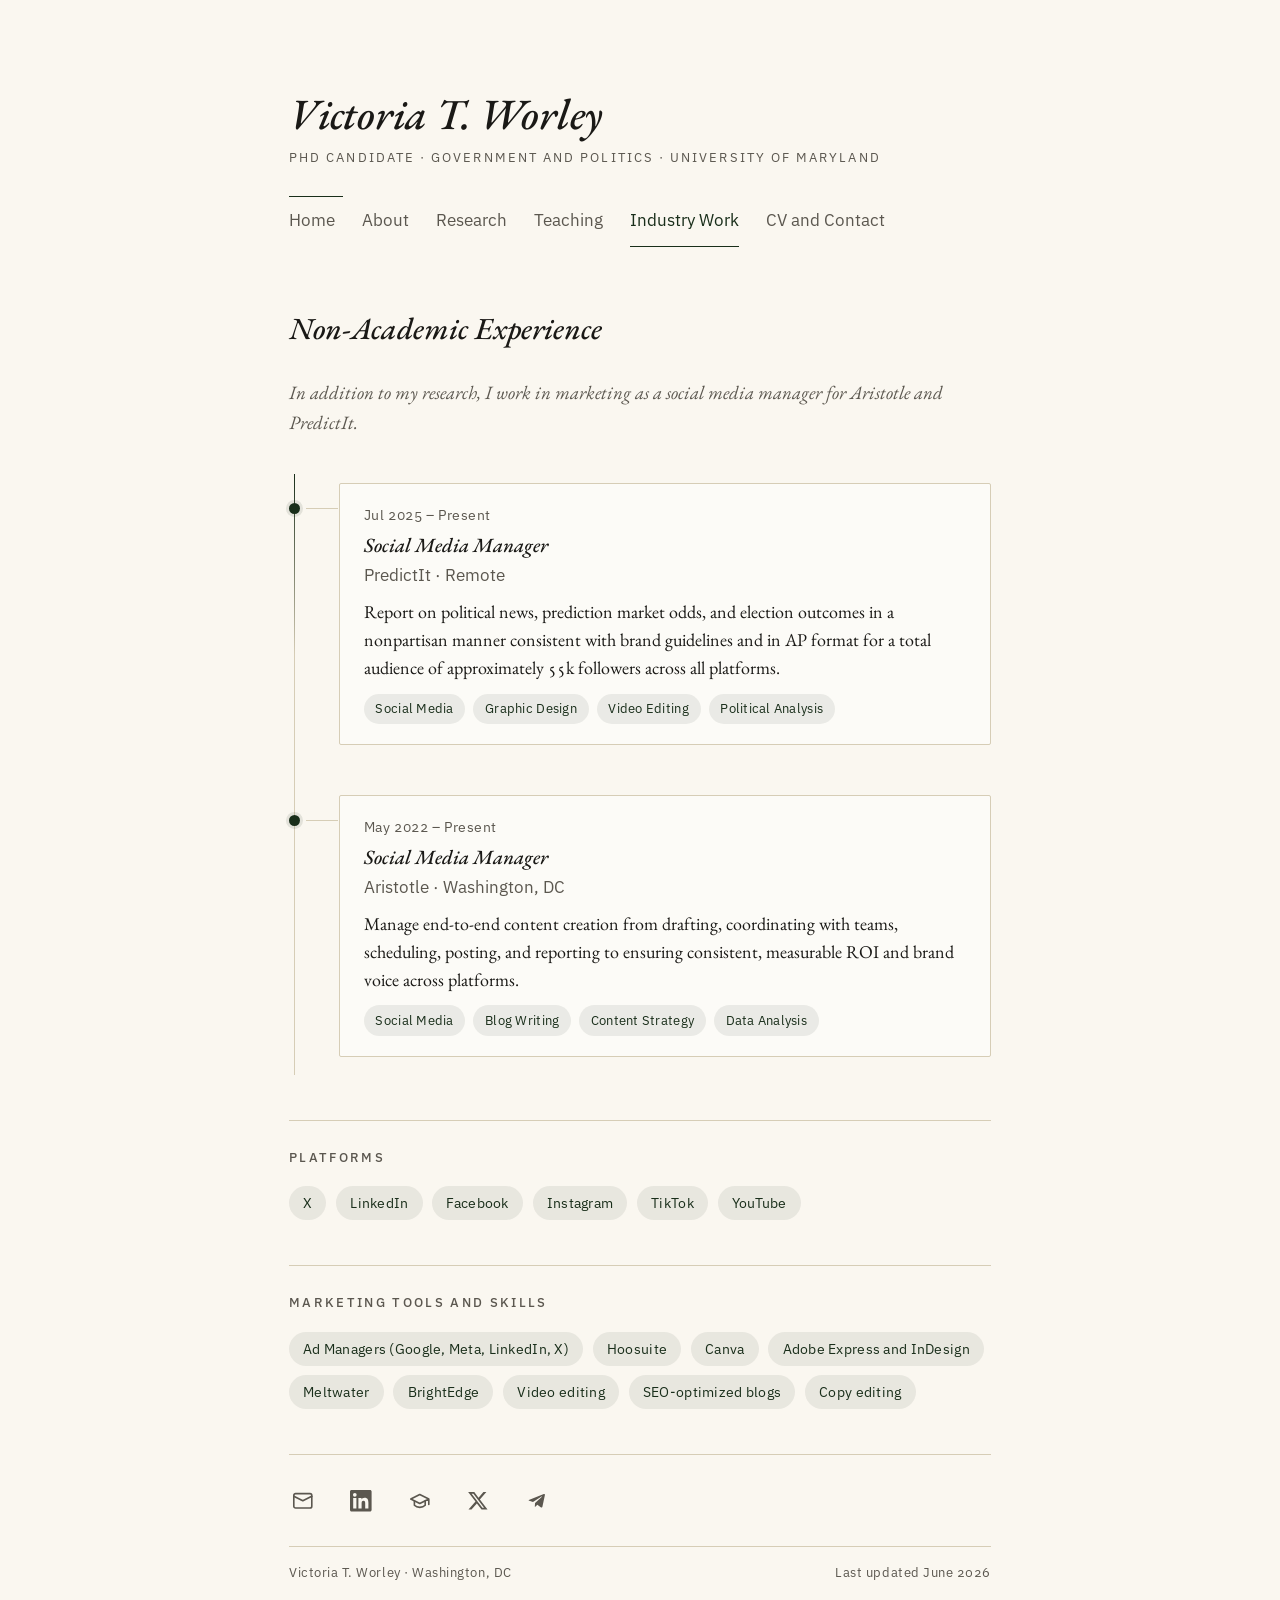
<file: experience.html>
<!doctype html>
<html lang="en">
<head>
  <meta charset="utf-8" />
  <meta name="viewport" content="width=device-width, initial-scale=1" />
  <title>Experience &middot; Victoria T. Worley</title>
  <meta name="description" content="Professional experience of Victoria T. Worley — academic positions, research experience, and service." />
  <meta name="theme-color" content="#faf7f0" />
  <meta property="og:type" content="website" />
  <meta property="og:site_name" content="Victoria T. Worley" />
  <meta property="og:title" content="Experience · Victoria T. Worley" />
  <meta property="og:description" content="Professional experience of Victoria T. Worley — academic positions, research experience, and service." />
  <meta property="og:url" content="https://vtworley.github.io/experience.html" />
  <meta property="og:image" content="https://vtworley.github.io/assets/og-image.png" />
  <meta property="og:image:width" content="1200" />
  <meta property="og:image:height" content="630" />
  <meta name="twitter:card" content="summary_large_image" />
  <meta name="twitter:image" content="https://vtworley.github.io/assets/og-image.png" />
  <link rel="icon" type="image/svg+xml" href="assets/favicon.svg" />
  <link rel="preconnect" href="https://fonts.googleapis.com" />
  <link rel="preconnect" href="https://fonts.gstatic.com" crossorigin />
  <link rel="stylesheet" href="https://fonts.googleapis.com/css2?family=EB+Garamond:ital,wght@0,400;0,500;0,600;1,400;1,500&family=IBM+Plex+Sans:wght@400;500&display=swap" />
  <link rel="stylesheet" href="styles.css" />
</head>
<body>
  <div class="page">

     <header class="masthead">
      <p class="name"><a href="home.html">Victoria T. Worley</a></p>
      <p class="subtitle">PhD Candidate &middot; Government and Politics &middot; University of Maryland</p>
      <hr class="rule" aria-hidden="true" />
      <nav class="primary" aria-label="Primary">
        <ul>
          <li><a href="home.html" >Home</a></li>
          <li class="has-menu">
            <a href="about.html">About</a>
            <ul class="submenu">
              <li><a href="about.html#bio">Bio</a></li>
              <li><a href="about.html#favorites">Favorites</a></li>
			  <li><a href="about.html#music">What I'm Listening To</a></li>
            </ul>
          </li>
          <li class="has-menu">
            <a href="research.html">Research</a>
            <ul class="submenu">
              <li><a href="research.html#dissertation">Dissertation</a></li>
              <li><a href="research.html#papers">Working Papers</a></li>
              <li><a href="research.html#talks">Conference Presentations</a></li>
              <li><a href="research.html#awards">Awards</a></li>
              <li><a href="research.html#interests">Research Interests</a></li>
            </ul>
          </li>
          <li class="has-menu">
            <a href="teaching.html">Teaching</a>
            <ul class="submenu">
              <li><a href="teaching.html#courses">Courses Taught</a></li>
              <li><a href="teaching.html#feedback">Student Feedback</a></li>
              <li><a href="teaching.html#prof-dev">Professional Development</a></li>
            </ul>
          </li>
          <li class="has-menu">
            <a href="experience.html" aria-current="page">Industry Work</a>
          </li>
           <li class="has-menu"><a href="contact.html">CV and Contact</a>
			 <ul class="submenu">
              <li><a href="contact.html#contact-cv">CV</a></li>
              <li><a href="contact.html#contact-info">Contact</a></li>
            </ul>
        </li>
        </ul>
      </nav>
    </header>

		
    <main>
      <h1 class="page-title">Non-Academic Experience</h1>
      <p class="page-lede">
        In addition to my research, I work in marketing as a social media manager for Aristotle and PredictIt.
      </p>


 <div class="tl">
 
    <div class="tl-item current">
      <div class="tl-card">
        <div class="tl-when">Jul 2025 – Present</div>
        <div class="tl-role">Social Media Manager</div>
        <div class="tl-org">PredictIt · Remote</div>
        <div class="tl-detail">Report on political news, prediction market odds, and election outcomes in a nonpartisan manner consistent 
                    with brand guidelines and in AP format for a total audience of approximately 55k followers across all platforms.
        </div>
        <ul class="tl-tags">
          <li class="tl-tag">Social Media</li>
          <li class="tl-tag">Graphic Design</li>
          <li class="tl-tag">Video Editing</li>
		  <li class="tl-tag">Political Analysis</li>
        </ul>
      </div>
    </div>
 
    <div class="tl-item current">
      <div class="tl-card">
        <div class="tl-when">May 2022 – Present</div>
        <div class="tl-role">Social Media Manager</div>
        <div class="tl-org">Aristotle · Washington, DC</div>
        <div class="tl-detail">
          Manage end-to-end content creation from drafting, coordinating with teams, scheduling, posting, and reporting to ensuring consistent, measurable ROI and brand voice across platforms.
        </div>
        <ul class="tl-tags">
          <li class="tl-tag">Social Media</li>
          <li class="tl-tag">Blog Writing</li>
          <li class="tl-tag">Content Strategy</li>
		  <li class="tl-tag">Data Analysis</li>
        </ul>
      </div>
    </div>
 
 </div>
 
 <section class="section" id="interests">
        <h2>Platforms</h2>
        <ul class="tags">
          <li>X</li>
          <li>LinkedIn</li>
          <li>Facebook</li>
          <li>Instagram</li>
          <li>TikTok</li>
		  <li>YouTube</li>
        </ul>
      </section>

 <section class="section" id="interests">
        <h2>Marketing Tools and Skills</h2>
        <ul class="tags">
          <li>Ad Managers (Google, Meta, LinkedIn, X)</li>
          <li>Hoosuite</li>
		  <li>Canva</li>
		  <li>Adobe Express and InDesign</li>
		  <li>Meltwater</li>
		  <li>BrightEdge</li>
		  <li>Video editing</li>
          <li>SEO-optimized blogs</li>
          <li>Copy editing</li>
        </ul>
      </section>

	</main>

     <footer class="colophon">
      <ul class="social-icons" aria-label="Contact and Links">
        <li>
          <a href="mailto:vtworley@umd.edu" aria-label="Email">
            <svg viewBox="0 0 24 24" fill="none" stroke="currentColor" stroke-width="1.8" stroke-linecap="round" stroke-linejoin="round" aria-hidden="true">
              <rect x="2" y="4" width="20" height="16" rx="2"/>
              <path d="m22 7-10 5L2 7"/>
            </svg>
          </a>
        </li>
        <li>
          <a href="https://www.linkedin.com/in/vtworley/" rel="me" aria-label="LinkedIn">
            <svg viewBox="0 0 24 24" fill="currentColor" aria-hidden="true">
              <path d="M20.447 20.452h-3.554v-5.569c0-1.328-.027-3.037-1.852-3.037-1.853 0-2.136 1.445-2.136 2.939v5.667H9.351V9h3.414v1.561h.046c.477-.9 1.637-1.85 3.37-1.85 3.601 0 4.267 2.37 4.267 5.455v6.286zM5.337 7.433a2.062 2.062 0 0 1-2.063-2.065 2.063 2.063 0 1 1 2.063 2.065zm1.782 13.019H3.555V9h3.564v11.452zM22.225 0H1.771C.792 0 0 .774 0 1.729v20.542C0 23.227.792 24 1.771 24h20.451C23.2 24 24 23.227 24 22.271V1.729C24 .774 23.2 0 22.222 0h.003z"/>
            </svg>
          </a>
        </li>
        <li>
          <a href="https://gvpt.umd.edu/gradprofile/worley/victoria" aria-label="UMD graduate profile">
            <svg viewBox="0 0 24 24" fill="none" stroke="currentColor" stroke-width="1.8" stroke-linecap="round" stroke-linejoin="round" aria-hidden="true">
              <path d="M22 10v6M2 10l10-5 10 5-10 5z"/>
              <path d="M6 12v5c3 3 9 3 12 0v-5"/>
            </svg>
          </a>
        </li>
        <li>
          <a href="https://x.com/victoriatworley" aria-label="X (Twitter)">
            <svg viewBox="0 0 24 24" fill="currentColor" aria-hidden="true">
              <path d="M18.244 2.25h3.308l-7.227 8.26 8.502 11.24H16.17l-5.214-6.817L4.99 21.75H1.68l7.73-8.835L1.254 2.25H8.08l4.713 6.231zm-1.161 17.52h1.833L7.084 4.126H5.117z"/>
            </svg>
          </a>
        </li>
        <li>
          <a href="https://t.me/victoriaworley" aria-label="Telegram">
            <svg viewBox="0 0 24 24" fill="currentColor" aria-hidden="true">
              <path d="M9.78 18.65l.28-4.23 7.68-6.92c.34-.31-.07-.46-.52-.19L7.74 13.3 3.64 12c-.88-.25-.89-.86.2-1.3l15.97-6.16c.73-.33 1.43.18 1.15 1.3l-2.72 12.81c-.19.91-.74 1.13-1.5.71L12.6 16.3l-1.99 1.93c-.23.23-.42.42-.83.42z"/>
            </svg>
          </a>
        </li>
      </ul>
      <div class="colophon-credit">
        <span>Victoria T. Worley &middot; Washington, DC</span>
        <span>Last updated June 2026</span>
      </div>
    </footer>

  </div>
</body>
</html>
</file>
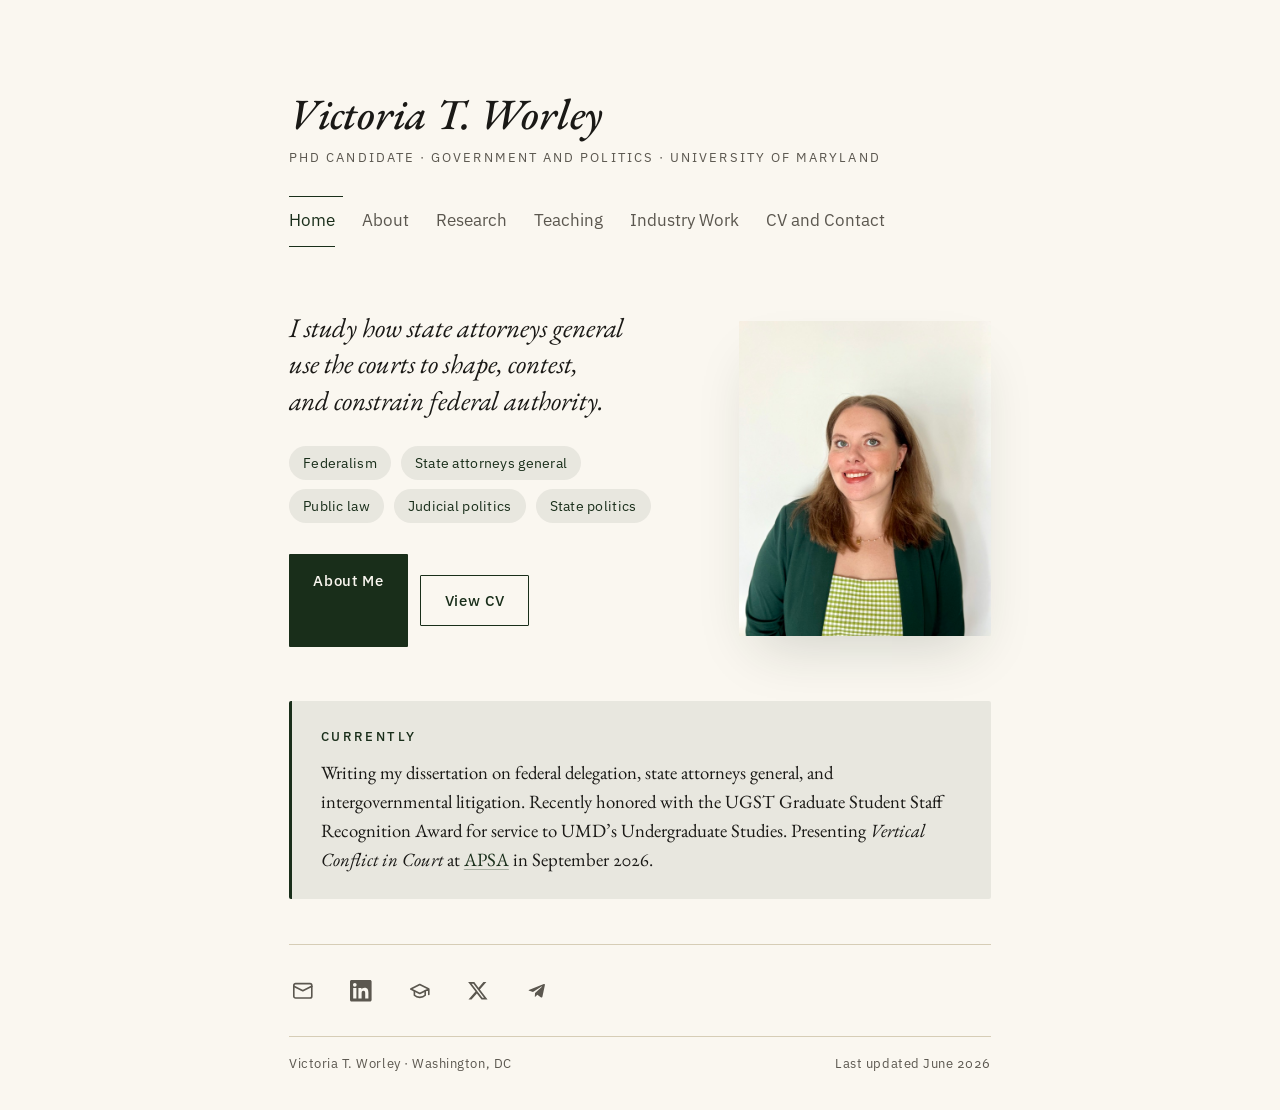
<file: home.html>
<!doctype html>
<html lang="en">
<head>
  <meta charset="utf-8" />
  <meta name="viewport" content="width=device-width, initial-scale=1" />
  <title>Victoria T. Worley</title>
  <meta name="description" content="Victoria T. Worley — PhD candidate in Government and Politics at the University of Maryland, College Park. Federalism, state attorneys general, vertical litigation, public law, judicial politics, state politics." />
  <meta name="theme-color" content="#faf7f0" />
  <meta property="og:type" content="website" />
  <meta property="og:site_name" content="Victoria T. Worley" />
  <meta property="og:title" content="Victoria T. Worley" />
  <meta property="og:description" content="Victoria T. Worley — PhD candidate in Government and Politics at the University of Maryland, College Park. Federalism, state attorneys general, vertical litigation, public law, judicial politics, state politics." />
  <meta property="og:url" content="https://vtworley.github.io/home.html" />
  <meta property="og:image" content="https://vtworley.github.io/assets/og-image.png" />
  <meta property="og:image:width" content="1200" />
  <meta property="og:image:height" content="630" />
  <meta name="twitter:card" content="summary_large_image" />
  <meta name="twitter:image" content="https://vtworley.github.io/assets/og-image.png" />
  <link rel="icon" type="image/svg+xml" href="assets/favicon.svg" />
  <link rel="preconnect" href="https://fonts.googleapis.com" />
  <link rel="preconnect" href="https://fonts.gstatic.com" crossorigin />
  <link rel="stylesheet" href="https://fonts.googleapis.com/css2?family=EB+Garamond:ital,wght@0,400;0,500;0,600;1,400;1,500&family=IBM+Plex+Sans:wght@400;500&display=swap" />
  <link rel="stylesheet" href="styles.css" />
</head>
<body>
  <div class="page">

        <header class="masthead">
      <p class="name"><a href="home.html">Victoria T. Worley</a></p>
      <p class="subtitle">PhD Candidate &middot; Government and Politics &middot; University of Maryland</p>
      <hr class="rule" aria-hidden="true" />
      <nav class="primary" aria-label="Primary">
        <ul>
          <li><a href="home.html" aria-current="page">Home</a></li>
          <li class="has-menu">
            <a href="about.html">About</a>
            <ul class="submenu">
              <li><a href="about.html#bio">Bio</a></li>
              <li><a href="about.html#favorites">Favorites</a></li>
			  <li><a href="about.html#music">What I'm Listening To</a></li>
            </ul>
          </li>
          <li class="has-menu">
            <a href="research.html">Research</a>
            <ul class="submenu">
              <li><a href="research.html#dissertation">Dissertation</a></li>
              <li><a href="research.html#papers">Working Papers</a></li>
              <li><a href="research.html#talks">Conference Presentations</a></li>
              <li><a href="research.html#awards">Awards</a></li>
              <li><a href="research.html#interests">Research Interests</a></li>
            </ul>
          </li>
          <li class="has-menu">
            <a href="teaching.html">Teaching</a>
            <ul class="submenu">
              <li><a href="teaching.html#courses">Courses Taught</a></li>
              <li><a href="teaching.html#feedback">Student Feedback</a></li>
              <li><a href="teaching.html#prof-dev">Professional Development</a></li>
            </ul>
          </li>
          <li class="has-menu">
            <a href="experience.html">Industry Work</a>
          </li>
           <li class="has-menu"><a href="contact.html">CV and Contact</a>
			 <ul class="submenu">
              <li><a href="contact.html#contact-cv">CV</a></li>
              <li><a href="contact.html#contact-info">Contact</a></li>
            </ul>
        </li>
        </ul>
      </nav>
    </header>

 

    <main>
      <section class="hero">
        <div class="hero-text">
          <p class="hero-statement">
            I study how state attorneys general use the courts to shape,
            contest, and constrain federal authority.
          </p>
          <ul class="tags">
            <li>Federalism</li>
            <li>State attorneys general</li>
            <li>Public law</li>
            <li>Judicial politics</li>
            <li>State politics</li>
          </ul>
          <div class="hero-cta">
            <a href="about.html" class="btn btn-primary">About Me</a>
            <p><a href="assets/worley-cv.pdf" class="btn btn-secondary">View CV</a></p>
          </div>
        </div>
        <div class="hero-portrait">
          <img src="assets/portrait-web.jpeg" alt="Portrait of Victoria T. Worley" width="240" height="300" />
        </div>
      </section>


      <section class="currently" aria-labelledby="currently-heading">
        <h2 id="currently-heading">Currently</h2>
        <p>
          Writing my dissertation on federal delegation, state attorneys general, and intergovernmental litigation. Recently 
          honored with the UGST Graduate Student Staff Recognition Award for service to UMD&rsquo;s Undergraduate Studies.
          Presenting <em>Vertical Conflict in Court</em> at <a href="research.html#talks">APSA</a>
          in September 2026.
        </p>
      </section>
    </main>

     <footer class="colophon">
      <ul class="social-icons" aria-label="Contact and Links">
        <li>
          <a href="mailto:vtworley@umd.edu" aria-label="Email">
            <svg viewBox="0 0 24 24" fill="none" stroke="currentColor" stroke-width="1.8" stroke-linecap="round" stroke-linejoin="round" aria-hidden="true">
              <rect x="2" y="4" width="20" height="16" rx="2"/>
              <path d="m22 7-10 5L2 7"/>
            </svg>
          </a>
        </li>
        <li>
          <a href="https://www.linkedin.com/in/vtworley/" rel="me" aria-label="LinkedIn">
            <svg viewBox="0 0 24 24" fill="currentColor" aria-hidden="true">
              <path d="M20.447 20.452h-3.554v-5.569c0-1.328-.027-3.037-1.852-3.037-1.853 0-2.136 1.445-2.136 2.939v5.667H9.351V9h3.414v1.561h.046c.477-.9 1.637-1.85 3.37-1.85 3.601 0 4.267 2.37 4.267 5.455v6.286zM5.337 7.433a2.062 2.062 0 0 1-2.063-2.065 2.063 2.063 0 1 1 2.063 2.065zm1.782 13.019H3.555V9h3.564v11.452zM22.225 0H1.771C.792 0 0 .774 0 1.729v20.542C0 23.227.792 24 1.771 24h20.451C23.2 24 24 23.227 24 22.271V1.729C24 .774 23.2 0 22.222 0h.003z"/>
            </svg>
          </a>
        </li>
        <li>
          <a href="https://gvpt.umd.edu/gradprofile/worley/victoria" aria-label="UMD graduate profile">
            <svg viewBox="0 0 24 24" fill="none" stroke="currentColor" stroke-width="1.8" stroke-linecap="round" stroke-linejoin="round" aria-hidden="true">
              <path d="M22 10v6M2 10l10-5 10 5-10 5z"/>
              <path d="M6 12v5c3 3 9 3 12 0v-5"/>
            </svg>
          </a>
        </li>
        <li>
          <a href="https://x.com/victoriatworley" aria-label="X (Twitter)">
            <svg viewBox="0 0 24 24" fill="currentColor" aria-hidden="true">
              <path d="M18.244 2.25h3.308l-7.227 8.26 8.502 11.24H16.17l-5.214-6.817L4.99 21.75H1.68l7.73-8.835L1.254 2.25H8.08l4.713 6.231zm-1.161 17.52h1.833L7.084 4.126H5.117z"/>
            </svg>
          </a>
        </li>
        <li>
          <a href="https://t.me/victoriaworley" aria-label="Telegram">
            <svg viewBox="0 0 24 24" fill="currentColor" aria-hidden="true">
              <path d="M9.78 18.65l.28-4.23 7.68-6.92c.34-.31-.07-.46-.52-.19L7.74 13.3 3.64 12c-.88-.25-.89-.86.2-1.3l15.97-6.16c.73-.33 1.43.18 1.15 1.3l-2.72 12.81c-.19.91-.74 1.13-1.5.71L12.6 16.3l-1.99 1.93c-.23.23-.42.42-.83.42z"/>
            </svg>
          </a>
        </li>
      </ul>
      <div class="colophon-credit">
        <span>Victoria T. Worley &middot; Washington, DC</span>
        <span>Last updated June 2026</span>
      </div>
    </footer>

  </div>
</body>
</html>
</file>
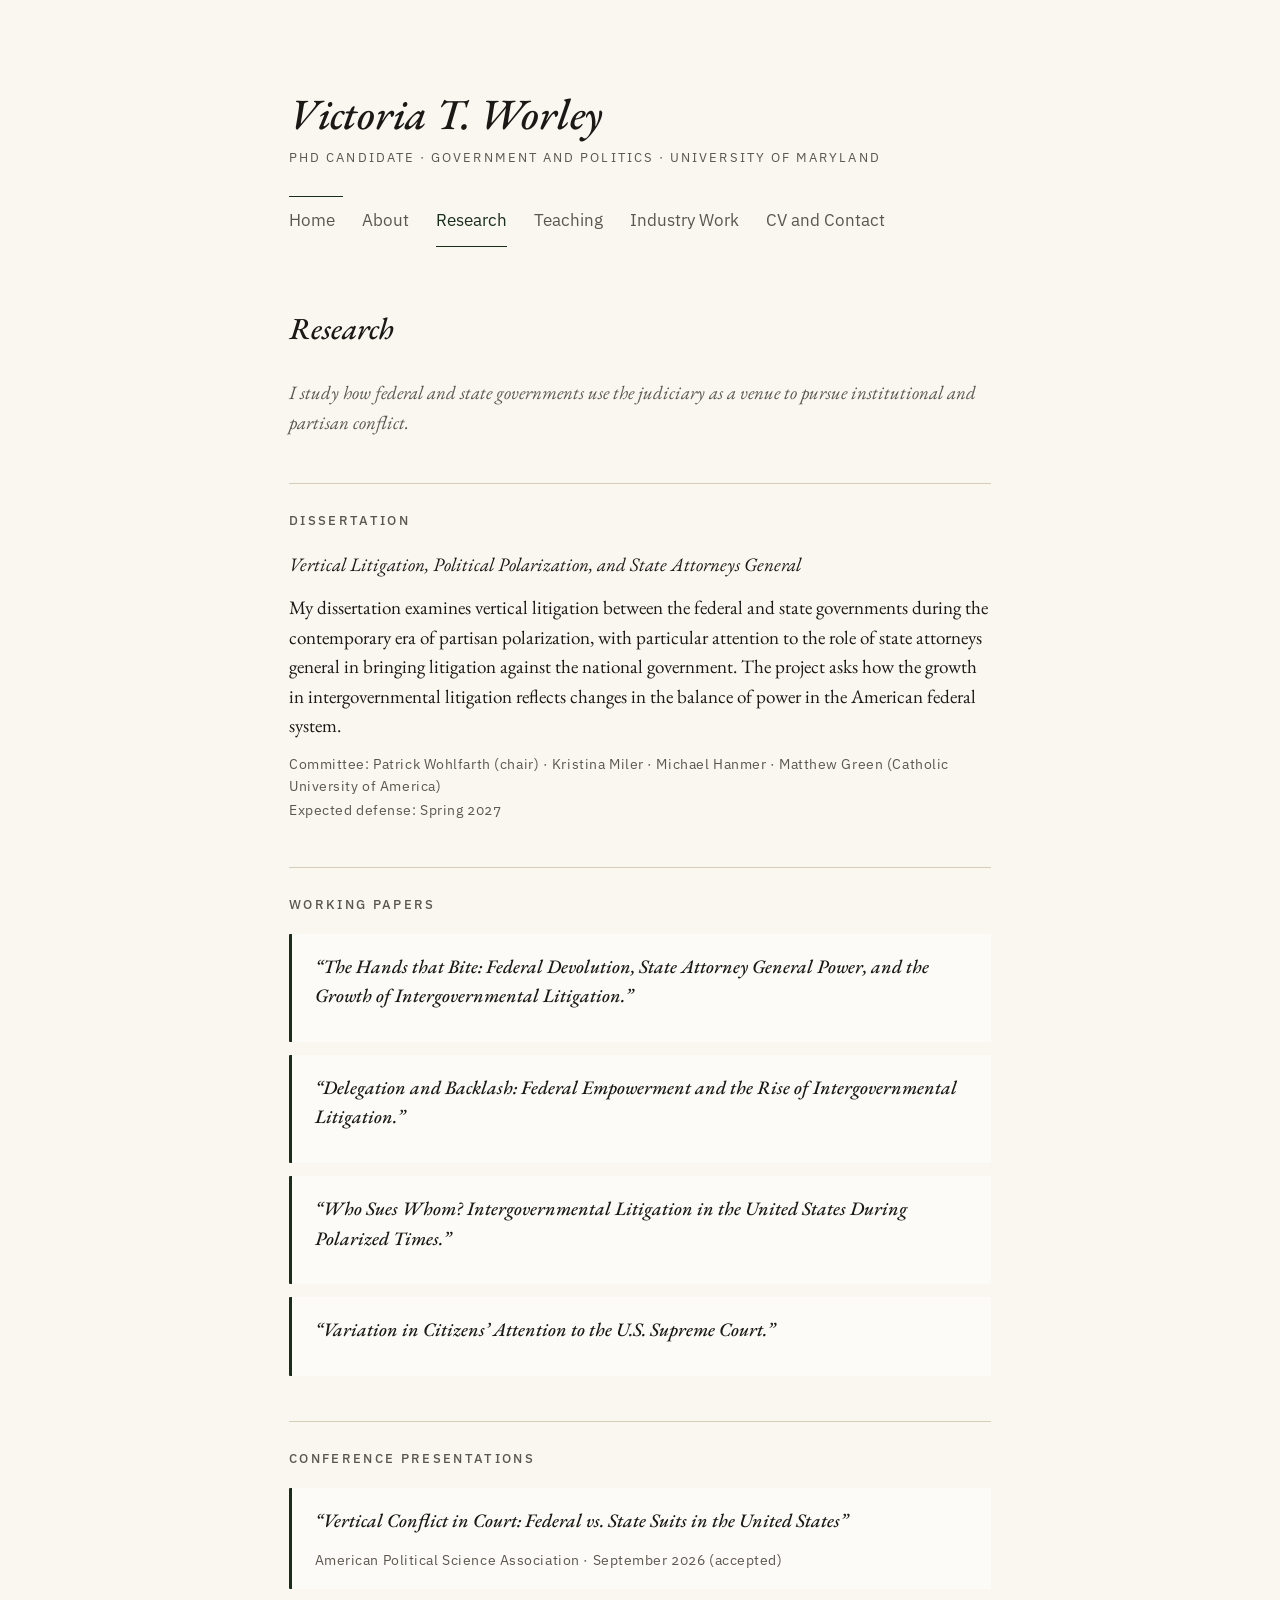
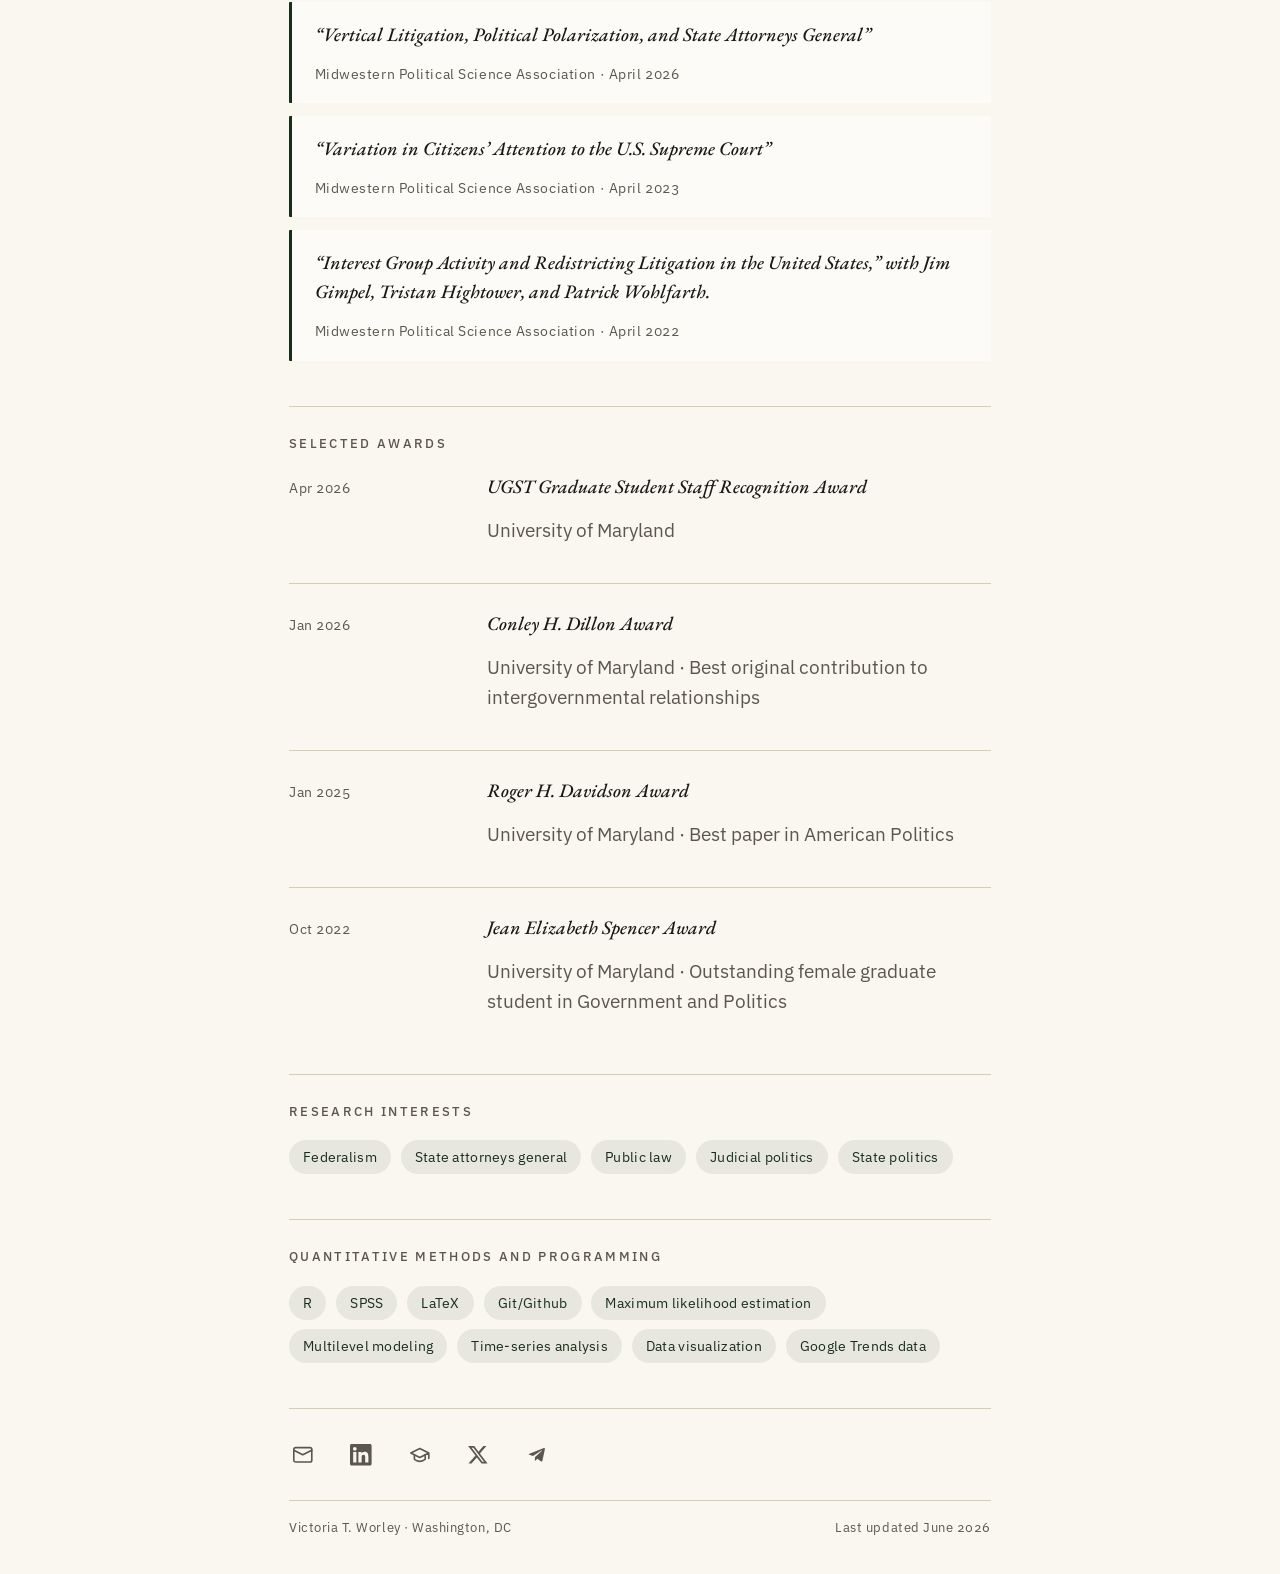
<file: research.html>
<!doctype html>
<html lang="en">
<head>
  <meta charset="utf-8" />
  <meta name="viewport" content="width=device-width, initial-scale=1" />
  <title>Research &middot; Victoria T. Worley</title>
  <meta name="description" content="Research by Victoria T. Worley on federalism, state attorneys general, vertical litigation, public law, judicial politics, and state politics." />
  <meta name="theme-color" content="#faf7f0" />
  <meta property="og:type" content="website" />
  <meta property="og:site_name" content="Victoria T. Worley" />
  <meta property="og:title" content="Research · Victoria T. Worley" />
  <meta property="og:description" content="Research by Victoria T. Worley on federalism, state attorneys general, vertical litigation, public law, judicial politics, and state politics." />
  <meta property="og:url" content="https://vtworley.github.io/research.html" />
  <meta property="og:image" content="https://vtworley.github.io/assets/og-image.png" />
  <meta property="og:image:width" content="1200" />
  <meta property="og:image:height" content="630" />
  <meta name="twitter:card" content="summary_large_image" />
  <meta name="twitter:image" content="https://vtworley.github.io/assets/og-image.png" />
  <link rel="icon" type="image/svg+xml" href="assets/favicon.svg" />
  <link rel="preconnect" href="https://fonts.googleapis.com" />
  <link rel="preconnect" href="https://fonts.gstatic.com" crossorigin />
  <link rel="stylesheet" href="https://fonts.googleapis.com/css2?family=EB+Garamond:ital,wght@0,400;0,500;0,600;1,400;1,500&family=IBM+Plex+Sans:wght@400;500&display=swap" />
  <link rel="stylesheet" href="styles.css" />
</head>
<body>
  <div class="page">

     <header class="masthead">
      <p class="name"><a href="home.html">Victoria T. Worley</a></p>
      <p class="subtitle">PhD Candidate &middot; Government and Politics &middot; University of Maryland</p>
      <hr class="rule" aria-hidden="true" />
      <nav class="primary" aria-label="Primary">
        <ul>
          <li><a href="home.html">Home</a></li>
          <li class="has-menu">
            <a href="about.html">About</a>
            <ul class="submenu">
              <li><a href="about.html#bio">Bio</a></li>
              <li><a href="about.html#favorites">Favorites</a></li>
			  <li><a href="about.html#music">What I'm Listening To</a></li>
            </ul>
          </li>
          <li class="has-menu">
            <a href="research.html" aria-current="page">Research</a>
            <ul class="submenu">
              <li><a href="research.html#dissertation">Dissertation</a></li>
              <li><a href="research.html#papers">Working Papers</a></li>
              <li><a href="research.html#talks">Conference Presentations</a></li>
              <li><a href="research.html#awards">Awards</a></li>
              <li><a href="research.html#interests">Research Interests</a></li>
            </ul>
          </li>
          <li class="has-menu">
            <a href="teaching.html">Teaching</a>
            <ul class="submenu">
              <li><a href="teaching.html#courses">Courses Taught</a></li>
              <li><a href="teaching.html#feedback">Student Feedback</a></li>
              <li><a href="teaching.html#prof-dev">Professional Development</a></li>
            </ul>
          </li>
          <li class="has-menu">
            <a href="experience.html">Industry Work</a>
          </li>
           <li class="has-menu"><a href="contact.html">CV and Contact</a>
			 <ul class="submenu">
              <li><a href="contact.html#contact-cv">CV</a></li>
              <li><a href="contact.html#contact-info">Contact</a></li>
            </ul>
        </li>
        </ul>
      </nav>
    </header>


    

    <main>
      <h1 class="page-title">Research</h1>
      <p class="page-lede">
        I study how federal and state governments use the judiciary as a venue to pursue institutional and partisan conflict.
      </p>

      <section class="section" id="dissertation">
        <h2>Dissertation</h2>
        <p><em>Vertical Litigation, Political Polarization, and State Attorneys General</em></p>
        <p>
          My dissertation examines vertical litigation between the federal
          and state governments during the contemporary era of partisan
          polarization, with particular attention to the role of state attorneys
          general in bringing litigation against the national government. The project asks how the growth in
          intergovernmental litigation reflects changes in the 
          balance of power in the American federal system.
        </p>
        <p>
          <span class="meta">Committee: Patrick Wohlfarth (chair) &middot; Kristina Miler &middot; Michael Hanmer &middot; Matthew Green (Catholic University of America)</span>
          <span class="meta">Expected defense: Spring 2027</span>
        </p>
      </section>

      <section class="section" id="papers">
        <h2>Working Papers</h2>
        <ul class="card-list">
          <li class="card">
            <p class="card-title">&ldquo;The Hands that Bite: Federal Devolution, State Attorney General Power, and the Growth of Intergovernmental Litigation.&rdquo;</p>
          </li>
          <li class="card">
            <p class="card-title">&ldquo;Delegation and Backlash: Federal Empowerment and the Rise of Intergovernmental Litigation.&rdquo;</p>
          </li>
          <li class="card">
            <p class="card-title">&ldquo;Who Sues Whom? Intergovernmental Litigation in the United States During Polarized Times.&rdquo;</p>
          </li>
          <li class="card">
            <p class="card-title">&ldquo;Variation in Citizens&rsquo; Attention to the U.S. Supreme Court.&rdquo;</p>
          </li>
        </ul>
      </section>

      <section class="section" id="talks">
        <h2>Conference Presentations</h2>
        <ul class="card-list">
          <li class="card">
            <p class="card-title">&ldquo;Vertical Conflict in Court: Federal vs. State Suits in the United States&rdquo;</p>
            <span class="card-meta">American Political Science Association &middot; September 2026 (accepted)</span>
          </li>
          <li class="card">
            <p class="card-title">&ldquo;Vertical Litigation, Political Polarization, and State Attorneys General&rdquo;</p>
            <span class="card-meta">Midwestern Political Science Association &middot; April 2026</span>
          </li>
          <li class="card">
            <p class="card-title">&ldquo;Variation in Citizens&rsquo; Attention to the U.S. Supreme Court&rdquo;</p>
            <span class="card-meta">Midwestern Political Science Association &middot; April 2023</span>
          </li>
          <li class="card">
            <p class="card-title">&ldquo;Interest Group Activity and Redistricting Litigation in the United States,&rdquo; with Jim Gimpel, Tristan Hightower, and Patrick Wohlfarth.</p>
            <span class="card-meta">Midwestern Political Science Association &middot; April 2022</span>
          </li>
        </ul>
      </section>

  <section class="section" id="awards">
        <h2>Selected Awards</h2>
        <ol class="timeline">
          <li>
            <span class="timeline-when">Apr 2026</span>
            <div class="timeline-content">
              <p class="timeline-role">UGST Graduate Student Staff Recognition Award</p>
              <p class="timeline-org">University of Maryland</p>
            </div>
          </li>
          <li>
            <span class="timeline-when">Jan 2026</span>
            <div class="timeline-content">
              <p class="timeline-role">Conley H. Dillon Award</p>
              <p class="timeline-org">University of Maryland &middot; Best original contribution to intergovernmental relationships</p>
            </div>
          </li>
          <li>
            <span class="timeline-when">Jan 2025</span>
            <div class="timeline-content">
              <p class="timeline-role">Roger H. Davidson Award</p>
              <p class="timeline-org">University of Maryland &middot; Best paper in American Politics</p>
            </div>
          </li>
          <li>
            <span class="timeline-when">Oct 2022</span>
            <div class="timeline-content">
              <p class="timeline-role">Jean Elizabeth Spencer Award</p>
              <p class="timeline-org">University of Maryland &middot; Outstanding female graduate student in Government and Politics</p>
            </div>
          </li>
        </ol>
      </section>

      <section class="section" id="interests">
        <h2>Research Interests</h2>
        <ul class="tags">
          <li>Federalism</li>
          <li>State attorneys general</li>
          <li>Public law</li>
          <li>Judicial politics</li>
          <li>State politics</li>
        </ul>
      </section>

	<section class="section" id="skills">
        <h2>Quantitative Methods and Programming</h2>
        <ul class="tags">
          <li>R</li>
          <li>SPSS</li>
          <li>LaTeX</li>
		<li>Git/Github</li>
          <li>Maximum likelihood estimation</li>
          <li>Multilevel modeling</li>
		  <li>Time-series analysis</li>
			<li>Data visualization</li>
		  <li>Google Trends data</li>
        </ul>
      </section>
		
    </main>

    <footer class="colophon">
      <ul class="social-icons" aria-label="Contact and Links">
        <li>
          <a href="mailto:vtworley@umd.edu" aria-label="Email">
            <svg viewBox="0 0 24 24" fill="none" stroke="currentColor" stroke-width="1.8" stroke-linecap="round" stroke-linejoin="round" aria-hidden="true">
              <rect x="2" y="4" width="20" height="16" rx="2"/>
              <path d="m22 7-10 5L2 7"/>
            </svg>
          </a>
        </li>
        <li>
          <a href="https://www.linkedin.com/in/vtworley/" rel="me" aria-label="LinkedIn">
            <svg viewBox="0 0 24 24" fill="currentColor" aria-hidden="true">
              <path d="M20.447 20.452h-3.554v-5.569c0-1.328-.027-3.037-1.852-3.037-1.853 0-2.136 1.445-2.136 2.939v5.667H9.351V9h3.414v1.561h.046c.477-.9 1.637-1.85 3.37-1.85 3.601 0 4.267 2.37 4.267 5.455v6.286zM5.337 7.433a2.062 2.062 0 0 1-2.063-2.065 2.063 2.063 0 1 1 2.063 2.065zm1.782 13.019H3.555V9h3.564v11.452zM22.225 0H1.771C.792 0 0 .774 0 1.729v20.542C0 23.227.792 24 1.771 24h20.451C23.2 24 24 23.227 24 22.271V1.729C24 .774 23.2 0 22.222 0h.003z"/>
            </svg>
          </a>
        </li>
        <li>
          <a href="https://gvpt.umd.edu/gradprofile/worley/victoria" aria-label="UMD graduate profile">
            <svg viewBox="0 0 24 24" fill="none" stroke="currentColor" stroke-width="1.8" stroke-linecap="round" stroke-linejoin="round" aria-hidden="true">
              <path d="M22 10v6M2 10l10-5 10 5-10 5z"/>
              <path d="M6 12v5c3 3 9 3 12 0v-5"/>
            </svg>
          </a>
        </li>
        <li>
          <a href="https://x.com/victoriatworley" aria-label="X (Twitter)">
            <svg viewBox="0 0 24 24" fill="currentColor" aria-hidden="true">
              <path d="M18.244 2.25h3.308l-7.227 8.26 8.502 11.24H16.17l-5.214-6.817L4.99 21.75H1.68l7.73-8.835L1.254 2.25H8.08l4.713 6.231zm-1.161 17.52h1.833L7.084 4.126H5.117z"/>
            </svg>
          </a>
        </li>
        <li>
          <a href="https://t.me/victoriaworley" aria-label="Telegram">
            <svg viewBox="0 0 24 24" fill="currentColor" aria-hidden="true">
              <path d="M9.78 18.65l.28-4.23 7.68-6.92c.34-.31-.07-.46-.52-.19L7.74 13.3 3.64 12c-.88-.25-.89-.86.2-1.3l15.97-6.16c.73-.33 1.43.18 1.15 1.3l-2.72 12.81c-.19.91-.74 1.13-1.5.71L12.6 16.3l-1.99 1.93c-.23.23-.42.42-.83.42z"/>
            </svg>
          </a>
        </li>
      </ul>
      <div class="colophon-credit">
        <span>Victoria T. Worley &middot; Washington, DC</span>
        <span>Last updated June 2026</span>
      </div>
    </footer>

  </div>
</body>
</html>
</file>
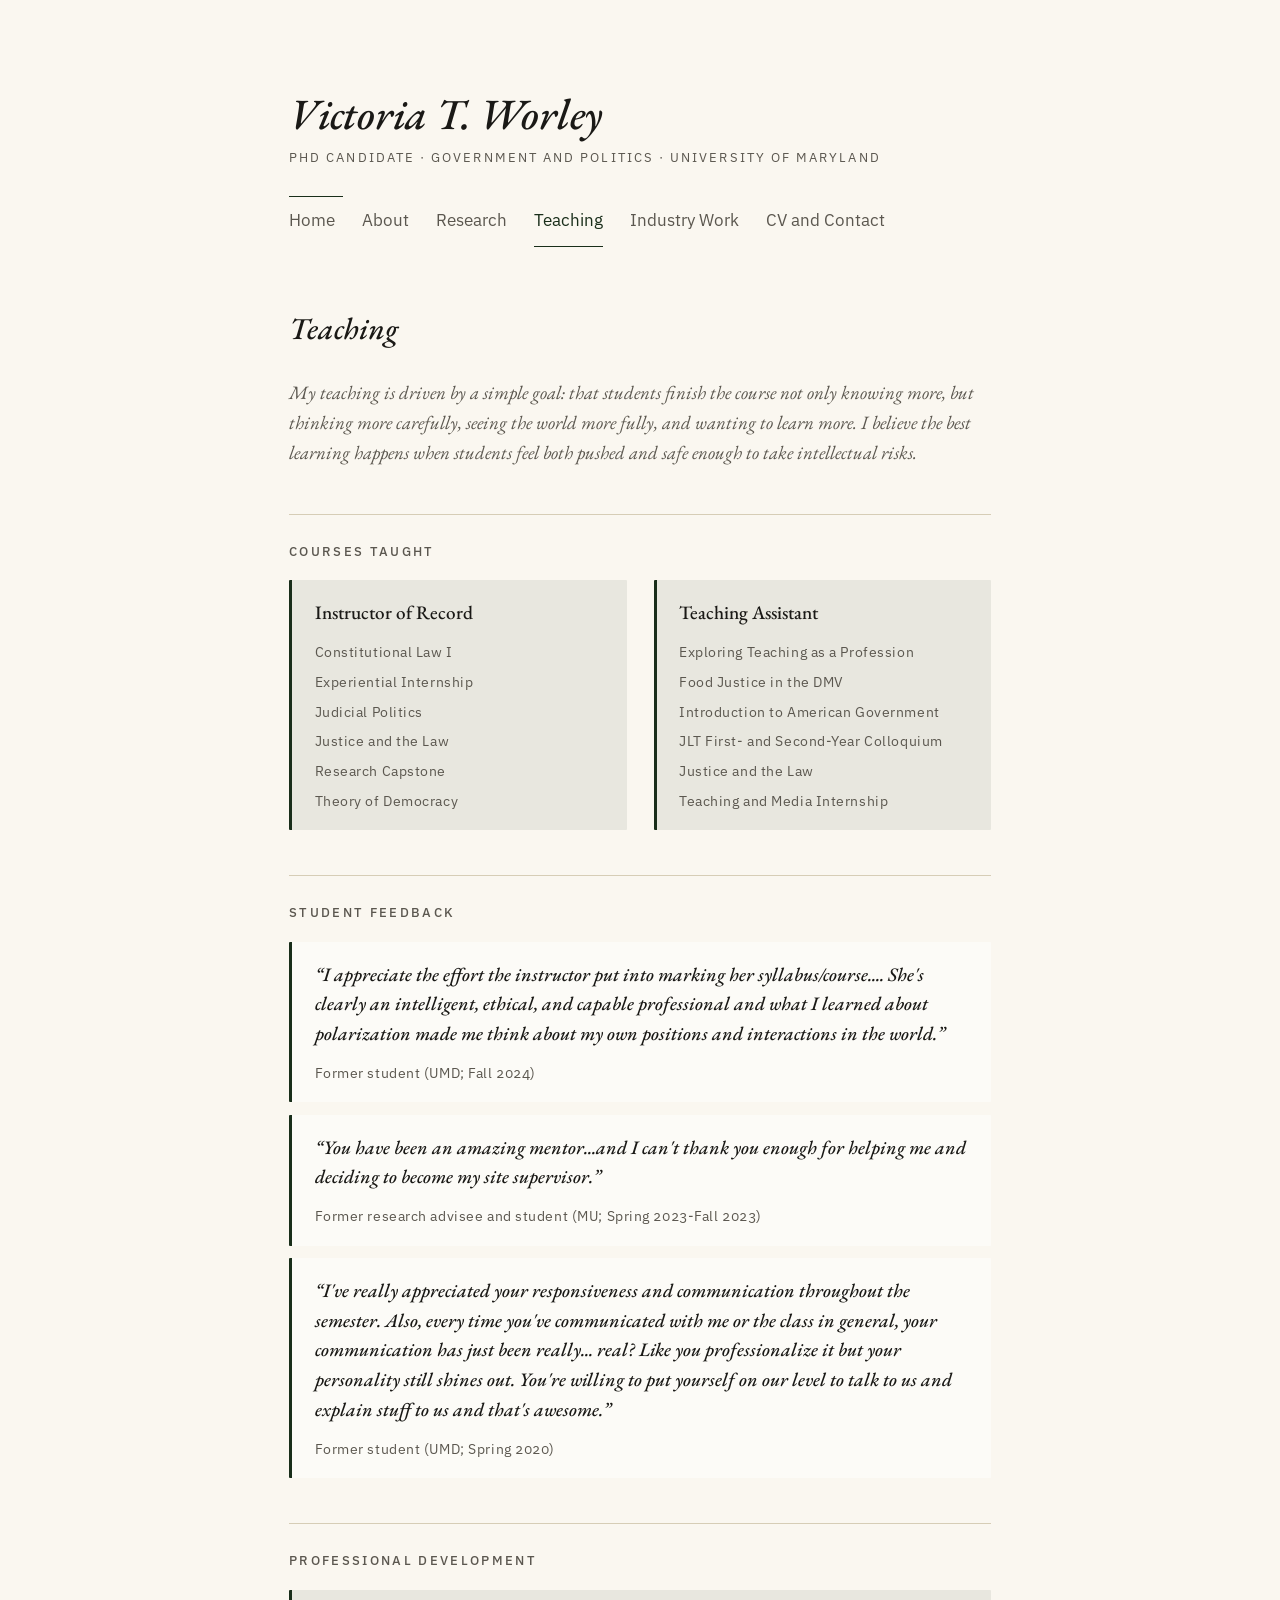
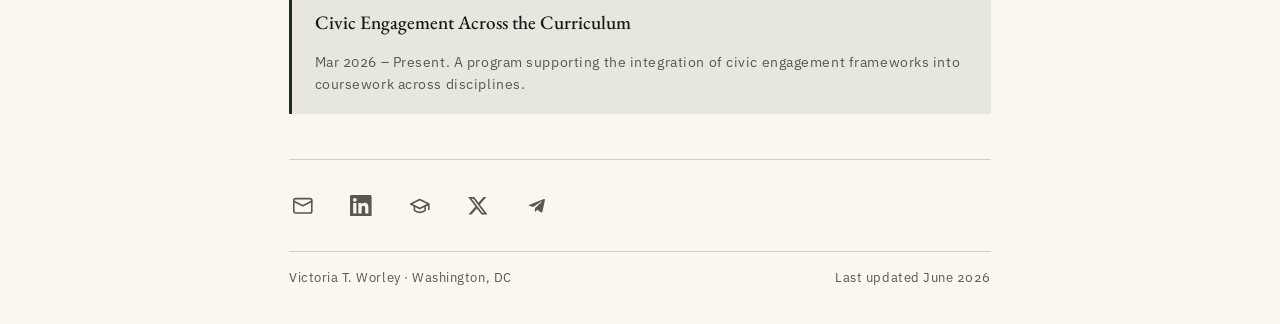
<file: teaching.html>
<!doctype html>
<html lang="en">
<head>
  <meta charset="utf-8" />
  <meta name="viewport" content="width=device-width, initial-scale=1" />
  <title>Teaching &middot; Victoria T. Worley</title>
  <meta name="description" content="Courses taught and teaching experience of Victoria T. Worley at the University of Maryland and Marymount University." />
  <meta name="theme-color" content="#faf7f0" />
  <meta property="og:type" content="website" />
  <meta property="og:site_name" content="Victoria T. Worley" />
  <meta property="og:title" content="Teaching · Victoria T. Worley" />
  <meta property="og:description" content="Courses taught and teaching experience of Victoria T. Worley at the University of Maryland and Marymount University." />
  <meta property="og:url" content="https://vtworley.github.io/teaching.html" />
  <meta property="og:image" content="https://vtworley.github.io/assets/og-image.png" />
  <meta property="og:image:width" content="1200" />
  <meta property="og:image:height" content="630" />
  <meta name="twitter:card" content="summary_large_image" />
  <meta name="twitter:image" content="https://vtworley.github.io/assets/og-image.png" />
  <link rel="icon" type="image/svg+xml" href="assets/favicon.svg" />
  <link rel="preconnect" href="https://fonts.googleapis.com" />
  <link rel="preconnect" href="https://fonts.gstatic.com" crossorigin />
  <link rel="stylesheet" href="https://fonts.googleapis.com/css2?family=EB+Garamond:ital,wght@0,400;0,500;0,600;1,400;1,500&family=IBM+Plex+Sans:wght@400;500&display=swap" />
  <link rel="stylesheet" href="styles.css" />
</head>
<body>
  <div class="page">

	 <header class="masthead">
      <p class="name"><a href="home.html">Victoria T. Worley</a></p>
      <p class="subtitle">PhD Candidate &middot; Government and Politics &middot; University of Maryland</p>
      <hr class="rule" aria-hidden="true" />
      <nav class="primary" aria-label="Primary">
        <ul>
          <li><a href="home.html">Home</a></li>
          <li class="has-menu">
            <a href="about.html">About</a>
            <ul class="submenu">
              <li><a href="about.html#bio">Bio</a></li>
              <li><a href="about.html#favorites">Favorites</a></li>
			  <li><a href="about.html#music">What I'm Listening To</a></li>
            </ul>
          </li>
          <li class="has-menu">
            <a href="research.html">Research</a>
            <ul class="submenu">
              <li><a href="research.html#dissertation">Dissertation</a></li>
              <li><a href="research.html#papers">Working Papers</a></li>
              <li><a href="research.html#talks">Conference Presentations</a></li>
              <li><a href="research.html#awards">Awards</a></li>
              <li><a href="research.html#interests">Research Interests</a></li>
            </ul>
          </li>
          <li class="has-menu">
            <a href="teaching.html" aria-current="page">Teaching</a>
            <ul class="submenu">
              <li><a href="teaching.html#courses">Courses Taught</a></li>
              <li><a href="teaching.html#feedback">Student Feedback</a></li>
              <li><a href="teaching.html#prof-dev">Professional Development</a></li>
            </ul>
          </li>
          <li class="has-menu">
            <a href="experience.html">Industry Work</a>
          </li>
           <li class="has-menu"><a href="contact.html">CV and Contact</a>
			 <ul class="submenu">
              <li><a href="contact.html#contact-cv">CV</a></li>
              <li><a href="contact.html#contact-info">Contact</a></li>
            </ul>
        </li>
        </ul>
      </nav>
    </header>

	   <main>
  <h1 class="page-title">Teaching</h1>
  <p class="page-lede">
    My teaching is driven by a simple goal: that students finish the course not only knowing more, but thinking more carefully, seeing the world more fully, and wanting to learn more. 
	  I believe the best learning happens when students feel both pushed and safe enough to take intellectual risks.
  </p>



<section class="section" id="courses">
	<h2>Courses Taught</h2>
<div class="card-t-columns">
  <ul class="card-t-list">
    <li class="card-t">
      <p class="card-t-title">Instructor of Record</p>
     	<span class="card-t-meta"> Constitutional Law I</span>
		<span class="card-t-meta"> Experiential Internship</span>
		<span class="card-t-meta"> Judicial Politics</span>
		<span class="card-t-meta"> Justice and the Law</span>
		<span class="card-t-meta"> Research Capstone</span>
		<span class="card-t-meta"> Theory of Democracy</span>
    </li>
  </ul>

  <ul class="card-t-list">
    <li class="card-t">
      <p class="card-t-title">Teaching Assistant</p>
      <span class="card-t-meta"> Exploring Teaching as a Profession</span>
	  <span class="card-t-meta"> Food Justice in the DMV</span>
	  <span class="card-t-meta"> Introduction to American Government</span>
		<span class="card-t-meta"> JLT First- and Second-Year Colloquium</span>
		<span class="card-t-meta"> Justice and the Law</span>
		<span class="card-t-meta"> Teaching and Media Internship</span>
    </li>
  </ul>
</div>
</section>

 <section class="section" id="feedback">
        <h2>Student Feedback</h2>
        <ul class="card-list">
          <li class="card">
            <p class="card-title">&ldquo;I appreciate the effort the instructor put into marking her syllabus/course.... She's
				clearly an intelligent, ethical, and capable professional and what I learned about polarization made me think about my
				own positions and interactions in the world.&rdquo;</p>
            <span class="card-meta">Former student (UMD; Fall 2024)</span>
          </li>
          <li class="card">
            <p class="card-title">&ldquo;You have been an amazing mentor...and I can't thank you enough for helping me and deciding to 
				become my site supervisor.&rdquo;</p>
            <span class="card-meta">Former research advisee and student (MU; Spring 2023-Fall 2023)</span>
          </li>
		<li class="card">
        	<p class="card-title">&ldquo;I've really appreciated your responsiveness and communication throughout the semester. 
				Also, every time you've communicated with me or the class in general, your communication has just been really... real? 
				Like you professionalize it but your personality still shines out. You're willing to put yourself on our level to talk 
				to us and explain stuff to us and that's awesome.&rdquo;</p>
            <span class="card-meta">Former student (UMD; Spring 2020)</span>
          </li>
        </ul>
      </section>

<section class="section" id="prof-dev">
        <h2>Professional Development</h2>
        <ul class="card-t-list">
          <li class="card-t">
            <p class="card-t-title">Civic Engagement Across the Curriculum</p>
			<span class="card-t-meta"> Mar 2026 &ndash; Present. A program supporting the integration of civic engagement frameworks into coursework across disciplines.</span>
          </li>
        </ul>
      </section>

    

       

     


    </main>

    <footer class="colophon">
      <ul class="social-icons" aria-label="Contact and links">
        <li>
          <a href="mailto:vtworley@umd.edu" aria-label="Email">
            <svg viewBox="0 0 24 24" fill="none" stroke="currentColor" stroke-width="1.8" stroke-linecap="round" stroke-linejoin="round" aria-hidden="true">
              <rect x="2" y="4" width="20" height="16" rx="2"/>
              <path d="m22 7-10 5L2 7"/>
            </svg>
          </a>
        </li>
        <li>
          <a href="https://www.linkedin.com/in/vtworley/" rel="me" aria-label="LinkedIn">
            <svg viewBox="0 0 24 24" fill="currentColor" aria-hidden="true">
              <path d="M20.447 20.452h-3.554v-5.569c0-1.328-.027-3.037-1.852-3.037-1.853 0-2.136 1.445-2.136 2.939v5.667H9.351V9h3.414v1.561h.046c.477-.9 1.637-1.85 3.37-1.85 3.601 0 4.267 2.37 4.267 5.455v6.286zM5.337 7.433a2.062 2.062 0 0 1-2.063-2.065 2.063 2.063 0 1 1 2.063 2.065zm1.782 13.019H3.555V9h3.564v11.452zM22.225 0H1.771C.792 0 0 .774 0 1.729v20.542C0 23.227.792 24 1.771 24h20.451C23.2 24 24 23.227 24 22.271V1.729C24 .774 23.2 0 22.222 0h.003z"/>
			</svg>
          </a>
        </li>
        <li>
          <a href="https://gvpt.umd.edu/gradprofile/worley/victoria" aria-label="UMD graduate profile">
            <svg viewBox="0 0 24 24" fill="none" stroke="currentColor" stroke-width="1.8" stroke-linecap="round" stroke-linejoin="round" aria-hidden="true">
              <path d="M22 10v6M2 10l10-5 10 5-10 5z"/>
              <path d="M6 12v5c3 3 9 3 12 0v-5"/>
            </svg>
          </a>
        </li>
        <li>
          <a href="https://x.com/victoriatworley" aria-label="X (Twitter)">
            <svg viewBox="0 0 24 24" fill="currentColor" aria-hidden="true">
              <path d="M18.244 2.25h3.308l-7.227 8.26 8.502 11.24H16.17l-5.214-6.817L4.99 21.75H1.68l7.73-8.835L1.254 2.25H8.08l4.713 6.231zm-1.161 17.52h1.833L7.084 4.126H5.117z"/>
            </svg>
          </a>
        </li>
        <li>
          <a href="https://t.me/victoriaworley" aria-label="Telegram">
            <svg viewBox="0 0 24 24" fill="currentColor" aria-hidden="true">
              <path d="M9.78 18.65l.28-4.23 7.68-6.92c.34-.31-.07-.46-.52-.19L7.74 13.3 3.64 12c-.88-.25-.89-.86.2-1.3l15.97-6.16c.73-.33 1.43.18 1.15 1.3l-2.72 12.81c-.19.91-.74 1.13-1.5.71L12.6 16.3l-1.99 1.93c-.23.23-.42.42-.83.42z"/>
            </svg>
          </a>
        </li>
      </ul>
      <div class="colophon-credit">
        <span>Victoria T. Worley &middot; Washington, DC</span>
        <span>Last updated June 2026</span>
      </div>
    </footer>

  </div>
</body>
</html>
</file>
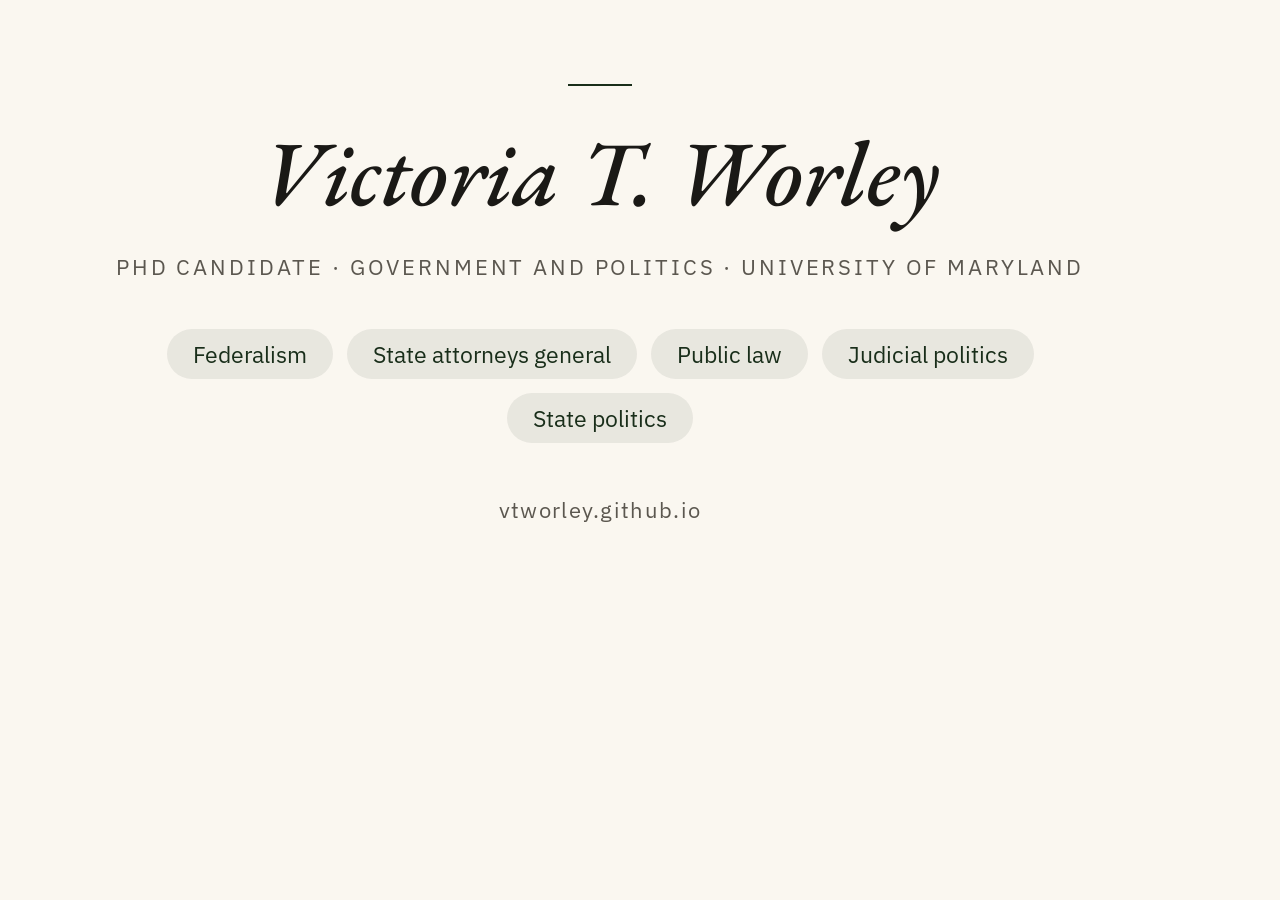
<file: assets/og-card-source.html>
<!doctype html>
<html lang="en">
<head>
<meta charset="utf-8" />
<link rel="preconnect" href="https://fonts.googleapis.com" />
<link rel="preconnect" href="https://fonts.gstatic.com" crossorigin />
<link rel="stylesheet" href="https://fonts.googleapis.com/css2?family=EB+Garamond:ital,wght@0,400;0,500;1,400;1,500&family=IBM+Plex+Sans:wght@400;500&display=swap" />
<style>
  html, body { margin: 0; padding: 0; }
  body {
    width: 1200px;
    height: 630px;
    background: #faf7f0;
    display: flex;
    align-items: center;
    justify-content: center;
    -webkit-font-smoothing: antialiased;
  }
  .card {
    width: 1040px;
    text-align: center;
  }
  .rule {
    width: 64px;
    height: 2px;
    background: #192e1a;
    border: 0;
    margin: 0 auto 36px;
  }
  .name {
    font-family: "EB Garamond", Georgia, serif;
    font-style: italic;
    font-weight: 500;
    font-size: 92px;
    line-height: 1.1;
    color: #1a1916;
    margin: 0 0 28px;
  }
  .subtitle {
    font-family: "IBM Plex Sans", sans-serif;
    font-size: 22px;
    letter-spacing: 0.13em;
    text-transform: uppercase;
    color: #5b574f;
    margin: 0 0 48px;
    white-space: nowrap;
  }
  .tags {
    display: flex;
    justify-content: center;
    flex-wrap: wrap;
    gap: 14px;
    margin: 0 0 52px;
    padding: 0;
    list-style: none;
  }
  .tags li {
    font-family: "IBM Plex Sans", sans-serif;
    font-size: 23px;
    background: rgba(25, 46, 26, 0.08);
    color: #192e1a;
    padding: 10px 26px;
    border-radius: 999px;
    white-space: nowrap;
  }
  .url {
    font-family: "IBM Plex Sans", sans-serif;
    font-size: 22px;
    letter-spacing: 0.06em;
    color: #5b574f;
  }
</style>
</head>
<body>
  <div class="card">
    <hr class="rule" />
    <p class="name">Victoria T. Worley</p>
    <p class="subtitle">PhD Candidate &middot; Government and Politics &middot; University of Maryland</p>
    <ul class="tags">
      <li>Federalism</li>
      <li>State attorneys general</li>
      <li>Public law</li>
      <li>Judicial politics</li>
      <li>State politics</li>
    </ul>
    <p class="url">vtworley.github.io</p>
  </div>
</body>
</html>
</file>
<file: styles.css>
/* =============================================================
   Victoria T. Worley — personal site
   Plain HTML + CSS, no build step.
   ============================================================= */

/* Tokens ------------------------------------------------------- */
:root {
  --ink:         #1a1916;
  --ink-soft:    #5b574f;
  --paper:       #faf7f0;
  --paper-deep:  #f1ead8;
  --rule:        #d6cdb6;
  --accent:      #192e1a;
  --accent-soft: rgba(25, 46, 26, 0.08);

  --serif: "EB Garamond", "Iowan Old Style", Georgia, serif;
  --sans:  "IBM Plex Sans", -apple-system, BlinkMacSystemFont, "Segoe UI", sans-serif;

  --measure:      42rem;
  --measure-wide: 50rem;
}

/* Base --------------------------------------------------------- */
*, *::before, *::after { box-sizing: border-box; }

html {
  font-size: 18px;
  -webkit-text-size-adjust: 100%;
}

body {
  margin: 0;
  background: var(--paper);
  color: var(--ink);
  font-family: var(--serif);
  font-size: 1.125rem;
  line-height: 1.6;
  font-feature-settings: "onum", "kern", "liga";
  -webkit-font-smoothing: antialiased;
  -moz-osx-font-smoothing: grayscale;
}

::selection {
  background: var(--accent);
  color: var(--paper);
}

img, svg { display: block; max-width: 100%; height: auto; }

a { color: var(--accent); }

/* Layout ------------------------------------------------------- */
.page {
  max-width: var(--measure);
  margin: 0 auto;
  padding: 5rem 1.5rem 2rem;
}

@media (max-width: 600px) {
  html { font-size: 17px; }
  .page { padding: 3rem 1.25rem 2rem; }
}

/* Masthead ----------------------------------------------------- */
.masthead { margin-bottom: 3.5rem; }

.masthead .name {
  font-family: var(--serif);
  font-style: italic;
  font-weight: 500;
  font-size: 2.4rem;
  line-height: 1.1;
  letter-spacing: -0.005em;
  color: var(--ink);
  margin: 0;
}

.masthead .name a {
  color: inherit;
  text-decoration: none;
}

.masthead .subtitle {
  font-family: var(--sans);
  font-size: 0.72rem;
  letter-spacing: 0.16em;
  text-transform: uppercase;
  font-weight: 400;
  color: var(--ink-soft);
  margin: 0.6rem 0 0;
}

.masthead .rule {
  width: 3rem;
  height: 1px;
  background: var(--accent);
  border: 0;
  margin: 1.5rem 0 0.4rem;
}

/* Primary nav -------------------------------------------------- */
nav.primary {
  font-family: var(--sans);
  font-size: 0.92rem;
}

nav.primary ul {
  list-style: none;
  padding: 0;
  margin: 0;
  display: flex;
  flex-wrap: wrap;
  gap: 0.3rem 1.5rem;
}

nav.primary a {
  display: inline-block;
  color: var(--ink-soft);
  text-decoration: none;
  padding: 0.4rem 0 0.8rem;
  line-height: 1.2;
  border-bottom: 1px solid transparent;
  transition: color 140ms ease, border-color 140ms ease;
}

nav.primary a:hover { color: var(--accent); }

nav.primary a[aria-current="page"] {
  color: var(--accent);
  border-bottom-color: var(--accent);
}

/* Dropdown menus on nav items -------------------------------- */
nav.primary li.has-menu { position: relative; }

/* invisible bridge so the cursor can travel into the submenu */
nav.primary li.has-menu::after {
  content: "";
  position: absolute;
  top: 100%;
  left: 0;
  right: 0;
  height: 0.5rem;
}

nav.primary .submenu {
  display: none;
  position: absolute;
  top: calc(100% + 0.5rem);
  left: 0;
  margin: 0;
  padding: 0.4rem 0;
  list-style: none;
  background: var(--paper);
  border: 1px solid var(--rule);
  border-radius: 2px;
  box-shadow: 0 0.7rem 1.6rem -0.4rem rgba(25, 46, 26, 0.18);
  min-width: 14rem;
  z-index: 100;
}

nav.primary li.has-menu:hover .submenu,
nav.primary li.has-menu:focus-within .submenu {
  display: block;
}

nav.primary .submenu > li {
  display: block;
  margin: 0;
}

nav.primary .submenu a {
  display: block;
  padding: 0.5rem 1rem;
  border-bottom: 0;
  border-radius: 0;
  font-size: 0.84rem;
  letter-spacing: 0.01em;
  color: var(--ink);
  white-space: nowrap;
  line-height: 1.3;
}

nav.primary .submenu a:hover {
  background: var(--accent-soft);
  color: var(--accent);
}

/* keep the right-edge submenu (CV) from clipping off-screen */
nav.primary li.has-menu.menu-right .submenu {
  left: auto;
  right: 0;
}

/* Hide dropdowns on small screens — parent link still works */
@media (max-width: 700px) {
  nav.primary .submenu { display: none !important; }
  nav.primary li.has-menu::after { display: none; }
}

/* Intro / homepage hero --------------------------------------- */
.intro { margin-bottom: 1rem; }

.portrait {
  float: right;
  width: 11rem;
  margin: 0.4rem 0 1rem 1.75rem;
}

@media (max-width: 540px) {
  .portrait {
    float: none;
    width: 9rem;
    margin: 0 0 1.5rem;
  }
}

.bio p {
  margin: 0 0 1.05em;
  font-size: 1.13rem;
  line-height: 1.62;
}

.bio p:last-child { margin-bottom: 0; }

.bio em { font-style: italic; }

.bio a,
.elsewhere a,
.colophon-credit a {
  color: var(--ink);
  text-decoration: underline;
  text-decoration-color: var(--rule);
  text-decoration-thickness: 1px;
  text-underline-offset: 3px;
  transition: color 140ms ease, text-decoration-color 140ms ease;
}

.bio a:hover,
.elsewhere a:hover,
.colophon-credit a:hover {
  color: var(--accent);
  text-decoration-color: var(--accent);
}

/* Highlight inline placeholders the author should replace */
.ph {
  background: var(--accent-soft);
  color: var(--ink);
  padding: 0.1em 0.1em;
  border-radius: 1px;
  font-style: italic;
}

/* Generic page sections --------------------------------------- */
.section {
  margin-top: 2.5rem;
  padding-top: 1.5rem;
  border-top: 1px solid var(--rule);
}

.section > h2 {
  font-family: var(--sans);
  font-size: 0.72rem;
  letter-spacing: 0.18em;
  text-transform: uppercase;
  font-weight: 500;
  color: var(--ink-soft);
  margin: 0 0 1rem;
}

.elsewhere ul {
  list-style: none;
  padding: 0;
  margin: 0;
  display: flex;
  flex-wrap: wrap;
  gap: 0.5rem 1.6rem;
}

.elsewhere a { font-size: 1.02rem; }

/* Page title (inner pages) ------------------------------------ */
.page-title {
  font-family: var(--serif);
  font-style: italic;
  font-weight: 500;
  font-size: 1.7rem;
  line-height: 1.2;
  margin: 0 0 1.75rem;
  color: var(--ink);
  text-wrap: balance;
}

.page-lede {
  font-style: italic;
  color: var(--ink-soft);
  font-size: 1.05rem;
  max-width: none;
  margin: 0 0 2rem;
}

/* Colophon ----------------------------------------------------- */
.colophon {
  margin-top: 2.5rem;
  padding-top: 1.5rem;
  border-top: 1px solid var(--rule);
}

.social-icons {
  list-style: none;
  margin: 0 0 1.4rem;
  padding: 0;
  display: flex;
  flex-wrap: wrap;
  gap: 0.4rem 1.75rem;
}

.social-icons a {
  display: inline-flex;
  align-items: center;
  gap: 0.5rem;
  color: var(--ink-soft);
  text-decoration: none;
  font-family: var(--sans);
  font-size: 0.86rem;
  letter-spacing: 0.02em;
  padding: 0.35rem 0;
  transition: color 160ms ease;
}

.social-icons a:hover {
  color: var(--accent);
}

.social-icons svg {
  width: 1.2rem;
  height: 1.2rem;
  flex-shrink: 0;
  display: block;
}

.social-icons a { padding: 0.45rem 0.15rem; }

.colophon-credit {
  font-family: var(--sans);
  font-size: 0.74rem;
  letter-spacing: 0.04em;
  color: var(--ink-soft);
  display: flex;
  justify-content: space-between;
  flex-wrap: wrap;
  gap: 0.4rem 2rem;
  padding-top: 0.85rem;
  border-top: 1px solid var(--rule);
}

/* Focus -------------------------------------------------------- */
:focus-visible {
  outline: 2px solid var(--accent);
  outline-offset: 3px;
  border-radius: 1px;
}

/* Inner-page section bodies ----------------------------------- */
.section p {
  margin: 0 0 0.7em;
  font-size: 1.06rem;
  line-height: 1.55;
}

.section ul.plain {
  list-style: none;
  padding: 0;
  margin: 0 0 0.5rem;
}

.section ul.plain > li {
  margin: 0 0 0.55rem;
  font-size: 1.03rem;
  line-height: 1.5;
  padding-left: 1rem;
  text-indent: -1rem;
}

.section ul.plain > li::before {
  content: "—";
  color: var(--accent);
  margin-right: 0.55rem;
  font-style: normal;
}

.section .meta {
  display: block;
  font-family: var(--sans);
  font-size: 0.78rem;
  letter-spacing: 0.04em;
  color: var(--ink-soft);
  margin-top: 0.15rem;
}

/* CV layout ---------------------------------------------------- */
.cv-section { margin-top: 2.5rem; }
.cv-section:first-of-type { margin-top: 1rem; }

.cv-section > h2 {
  font-family: var(--sans);
  font-size: 0.74rem;
  letter-spacing: 0.18em;
  text-transform: uppercase;
  font-weight: 500;
  color: var(--ink-soft);
  margin: 0 0 1rem;
  padding-bottom: 0.5rem;
  border-bottom: 1px solid var(--rule);
}

.cv-block + .cv-block { margin-top: 1.4rem; }

.cv-institution {
  display: flex;
  justify-content: space-between;
  align-items: baseline;
  flex-wrap: wrap;
  gap: 0.25rem 1rem;
  margin: 0 0 0.5rem;
  font-size: 1.08rem;
  font-weight: 500;
}

.cv-institution-place {
  font-style: italic;
  font-weight: 400;
  font-size: 0.95rem;
  color: var(--ink-soft);
}

.cv-list {
  list-style: none;
  padding: 0;
  margin: 0;
}

.cv-list > li {
  display: flex;
  justify-content: space-between;
  align-items: baseline;
  gap: 0.5rem 1.5rem;
  padding: 0.4rem 0;
  flex-wrap: wrap;
}

.cv-content { flex: 1 1 60%; min-width: 0; }
.cv-content > * { margin: 0; }
.cv-content > * + * { margin-top: 0.2rem; }

.cv-title {
  font-size: 1.05rem;
  font-style: italic;
}

.cv-detail {
  font-size: 0.93rem;
  color: var(--ink-soft);
  line-height: 1.5;
  font-style: normal;
}

.cv-detail em { font-style: italic; }

.cv-when {
  font-family: var(--sans);
  font-size: 0.78rem;
  letter-spacing: 0.04em;
  color: var(--ink-soft);
  white-space: nowrap;
  flex-shrink: 0;
  text-align: right;
}

/* Wide page (home, experience) -------------------------------- */
.page--wide { max-width: var(--measure-wide); }

/* Buttons ----------------------------------------------------- */
.btn {
  display: inline-block;
  font-family: var(--sans);
  font-size: 0.85rem;
  font-weight: 500;
  letter-spacing: 0.04em;
  padding: 0.7rem 1.3rem;
  text-decoration: none;
  border-radius: 1px;
  border: 1px solid transparent;
  transition: background 160ms ease, color 160ms ease, transform 160ms ease, box-shadow 160ms ease;
  cursor: pointer;
}

.btn-primary {
  background: var(--accent);
  color: var(--paper);
}

.btn-primary:hover {
  background: #2d4a30;
  transform: translateY(-1px);
  box-shadow: 0 0.5rem 1rem -0.4rem rgba(25, 46, 26, 0.35);
}

.btn-secondary {
  background: transparent;
  color: var(--accent);
  border-color: var(--accent);
}

.btn-secondary:hover {
  background: var(--accent-soft);
  transform: translateY(-1px);
}

/* Tag pills --------------------------------------------------- */
.tags {
  display: flex;
  flex-wrap: wrap;
  gap: 0.5rem 0.55rem;
  margin: 0;
  padding: 0;
  list-style: none;
}

.tags > li {
  font-family: var(--sans);
  font-size: 0.78rem;
  letter-spacing: 0.02em;
  background: var(--accent-soft);
  color: var(--accent);
  padding: 0.32rem 0.78rem;
  border-radius: 999px;
  white-space: nowrap;
}

/* Hero block (homepage) --------------------------------------- */
.hero {
  display: grid;
  grid-template-columns: 1fr 14rem;
  gap: 3.5rem;
  align-items: center;
  margin: 0 0 3rem;
}

@media (max-width: 640px) {
  .hero {
    grid-template-columns: 1fr;
    gap: 2rem;
    text-align: left;
  }
}

.hero-portrait {
  width: 14rem;
  aspect-ratio: 4 / 5;
  overflow: hidden;
  border-radius: 2px;
  box-shadow: 0 1.5rem 3rem -1rem rgba(25, 46, 26, 0.18);
  background: var(--paper-deep);
}

@media (max-width: 640px) {
  .hero-portrait {
    width: 11rem;
    margin: 0;
  }
}

.hero-portrait img,
.hero-portrait svg {
  width: 100%;
  height: 100%;
  object-fit: cover;
  display: block;
}

.hero-statement {
  font-family: var(--serif);
  font-style: italic;
  font-size: 1.5rem;
  line-height: 1.35;
  color: var(--ink);
  margin: 0 0 1.5rem;
  font-weight: 400;
  text-wrap: balance;
}

.hero-cta {
  display: flex;
  gap: 0.7rem;
  margin-top: 1.75rem;
  flex-wrap: wrap;
}

/* Currently / status block ----------------------------------- */
.currently {
  background: var(--accent-soft);
  padding: 1.4rem 1.6rem;
  border-radius: 2px;
  border-left: 3px solid var(--accent);
  margin: 3rem 0 0;
}

.currently h2 {
  font-family: var(--sans);
  font-size: 0.74rem;
  letter-spacing: 0.18em;
  text-transform: uppercase;
  font-weight: 500;
  color: var(--accent);
  margin: 0 0 0.6rem;
}

.currently p {
  margin: 0;
  font-size: 1.04rem;
  line-height: 1.55;
  color: var(--ink);
}

.currently a {
  color: var(--accent);
  text-decoration: underline;
  text-decoration-color: rgba(25, 46, 26, 0.3);
  text-underline-offset: 3px;
}

.currently a:hover { text-decoration-color: var(--accent); }

/* Favorites list (about page) — em-dash bullets matching ul.plain */
.fav-list {
  list-style: none;
  margin: 0;
  padding: 0;
}

.fav-list > li {
  margin: 0 0 0.6rem;
  font-size: 1.04rem;
  line-height: 1.55;
  padding-left: 1rem;
  text-indent: -1rem;
}

.fav-list > li:last-child { margin-bottom: 0; }

.fav-list > li::before {
  content: "—";
  color: var(--accent);
  margin-right: 0.55rem;
}

.fav-list strong {
  font-weight: 500;
}



/* Teaching Cards (Teaching) -------------------------------- */
.card-t-list {
  list-style: none;
  margin: 0;
  padding: 0;
  display: flex;
  flex-direction: column;
  gap: 0.7rem;
}

.card-t {
  background: rgba(25, 46, 26, 0.08);
  border-left: 3px solid var(--accent);
  border-radius: 1px;
  padding: 1rem 1.25rem;
  transition: transform 200ms ease, box-shadow 200ms ease;
}

.card-t-columns {
  display: grid;
  grid-template-columns: minmax(0, 1fr) minmax(0, 1fr);
  gap: 1.5rem;
  align-items: start;
}

@media (max-width: 640px) {
  .card-t-columns { grid-template-columns: 1fr; }
}

.card-t:hover {
  transform: translateY(-1px);
  box-shadow: 0 0.6rem 1.5rem -0.5rem rgba(25, 46, 26, 0.12);
}

.card-t-title {
  font-family: var(--serif);
  font-weight: 500;
  font-size: 1.06rem;
  line-height: 1.4;
  margin: 0;
  color: var(--ink);
}

.card-t-meta {
  display: block;
  font-family: var(--sans);
  font-size: 0.78rem;
  letter-spacing: 0.04em;
  color: var(--ink-soft);
  margin-top: 0.4rem;
}


/* Cards (publications, talks) -------------------------------- */
.card-list {
  list-style: none;
  margin: 0;
  padding: 0;
  display: flex;
  flex-direction: column;
  gap: 0.7rem;
}

.card {
  background: rgba(255, 255, 255, 0.5);
  border-left: 3px solid var(--accent);
  border-radius: 1px;
  padding: 1rem 1.25rem;
  transition: transform 200ms ease, box-shadow 200ms ease;
}

.card:hover {
  transform: translateY(-1px);
  box-shadow: 0 0.6rem 1.5rem -0.5rem rgba(25, 46, 26, 0.12);
}

.card-title {
  font-family: var(--serif);
  font-style: italic;
  font-weight: 500;
  font-size: 1.06rem;
  line-height: 1.4;
  margin: 0;
  color: var(--ink);
}

.card-meta {
  display: block;
  font-family: var(--sans);
  font-size: 0.78rem;
  letter-spacing: 0.04em;
  color: var(--ink-soft);
  margin-top: 0.4rem;
}

  /* ==========================================================
     TIMELINE — Left rail, all cards on the right
     ========================================================== */
  .tl {
    position: relative;
    padding: 0.5rem 0 1rem 2.8rem;
  }
 
  /* Left-side spine */
  .tl::before {
    content: '';
    position: absolute;
    left: 5px;
    top: 0;
    bottom: 0;
    width: 1px;
    background: linear-gradient(
      to bottom,
      var(--accent) 0%,
      var(--rule) 30%,
      var(--rule) 100%
    );
  }
 
  /* ── Each item ── */
  .tl-item {
    position: relative;
    width: 100%;
    padding-bottom: 2.8rem;
    text-align: left;
  }
 
  .tl-item:last-child { padding-bottom: 0; }
 
  /* ── Dots on spine ── */
  .tl-item::before {
    content: '';
    position: absolute;
    left: -2.8rem;
    top: 1.1rem;
    width: 11px;
    height: 11px;
    border-radius: 50%;
    z-index: 2;
  }
 
  /* Filled dot = current role */
  .tl-item.current::before {
    background: var(--accent);
    box-shadow: 0 0 0 3px rgba(25, 46, 26, 0.1);
  }
 
  /* Hollow dot = past role */
  .tl-item.past::before {
    background: var(--paper);
    border: 2px solid var(--rule);
  }
 
  /* ── Connector whisker ── */
  .tl-item::after {
    content: '';
    position: absolute;
    left: -1.85rem;
    top: calc(1.1rem + 5px);
    width: 1.8rem;
    height: 1px;
    background: var(--rule);
  }
 
  /* ── Card ── */
  .tl-card {
    background: rgba(255, 255, 255, 0.5);
    border: 1px solid var(--rule);
    border-radius: 2px;
    padding: 1.1rem 1.3rem;
    transition: transform 200ms ease, box-shadow 200ms ease;
  }
 
  .tl-card:hover {
    transform: translateY(-1px);
    box-shadow: 0 0.6rem 1.5rem -0.5rem rgba(25, 46, 26, 0.12);
  }
 
  /* ── Card innards ── */
  .tl-when {
    font-family: var(--sans);
    font-size: 0.78rem;
    letter-spacing: 0.04em;
    color: var(--ink-soft);
    margin-bottom: 0.3rem;
  }
 
  .tl-role {
    font-family: var(--serif);
    font-style: italic;
    font-weight: 500;
    font-size: 1.12rem;
    line-height: 1.35;
    color: var(--ink);
    margin-bottom: 0.15rem;
  }
 
  .tl-org {
    font-family: var(--sans);
    font-size: 0.92rem;
    color: var(--ink-soft);
    margin-bottom: 0.55rem;
  }
 
  .tl-detail {
    font-size: 1rem;
    line-height: 1.55;
    color: var(--ink);
    margin-bottom: 0.65rem;
  }
 
  /* ── Skill tags (pill style from .tags) ── */
  .tl-tags {
    display: flex;
    flex-wrap: wrap;
    gap: 0.4rem 0.45rem;
    margin: 0;
    padding: 0;
    list-style: none;
  }
 
  .tl-tag {
    font-family: var(--sans);
    font-size: 0.74rem;
    letter-spacing: 0.02em;
    background: var(--accent-soft);
    color: var(--accent);
    padding: 0.25rem 0.65rem;
    border-radius: 999px;
    white-space: nowrap;
  }
 
  /* ── Mobile adjustments ── */
  @media (max-width: 640px) {
    .tl { padding-left: 2.2rem; }
    .tl::before { left: 3px; }
    .tl-item::before { left: -2.2rem; }
    .tl-item::after { left: -1.3rem; width: 1.2rem; }
  }
 
  /* ── Print ── */
  @media print {
    body { background: white; color: black; }
    .tl::before, .tl-item::before, .tl-item::after { display: none; }
    .tl { padding-left: 0; }
    .tl-item { padding: 0 0 1rem; border-top: 1px solid #ccc; }
    .tl-card { background: none; border: none; box-shadow: none; padding: 0.5rem 0; }
    .tl-tag { background: none; border: 1px solid #ccc; }
  }

/* Timeline (experience page) --------------------------------- */
.timeline {
  list-style: none;
  margin: 0;
  padding: 0;
}

.timeline > li {
  display: grid;
  grid-template-columns: 9rem 1fr;
  gap: 2rem;
  padding: 1.4rem 0;
  border-top: 1px solid var(--rule);
  align-items: baseline;
}

.timeline > li:first-child { border-top: 0; padding-top: 0; }
.timeline > li:last-child { padding-bottom: 0; }

.timeline-when {
  font-family: var(--sans);
  font-size: 0.8rem;
  letter-spacing: 0.04em;
  color: var(--ink-soft);
  white-space: nowrap;
}

.timeline-content > * { margin: 0; }
.timeline-content > * + * { margin-top: 0.4rem; }

.timeline-role {
  font-family: var(--serif);
  font-style: italic;
  font-size: 1.12rem;
  font-weight: 500;
  color: var(--ink);
}

.timeline-org {
  font-family: var(--sans);
  font-size: 0.92rem;
  color: var(--ink-soft);
}

.timeline-detail {
  font-size: 1rem;
  line-height: 1.55;
  color: var(--ink);
}

@media (max-width: 640px) {
  .timeline > li {
    grid-template-columns: 1fr;
    gap: 0.4rem;
  }
}

/* Contact rows ------------------------------------------------ */
.contact-row {
  display: grid;
  grid-template-columns: 8rem 1fr;
  gap: 1.5rem;
  padding: 1.1rem 0;
  border-top: 1px solid var(--rule);
  align-items: start;
}

.contact-row:first-of-type { border-top: 0; padding-top: 0.5rem; }
.contact-row:last-of-type { padding-bottom: 0; }

.contact-label {
  font-family: var(--sans);
  font-size: 0.74rem;
  letter-spacing: 0.16em;
  text-transform: uppercase;
  font-weight: 500;
  color: var(--ink-soft);
  padding-top: 0.2rem;
}

.contact-value {
  font-size: 1.06rem;
  line-height: 1.55;
}

.contact-value .meta {
  display: block;
  font-family: var(--sans);
  font-size: 0.85rem;
  color: var(--ink-soft);
  margin-top: 0.35rem;
  letter-spacing: 0;
  text-transform: none;
  font-weight: 400;
}

@media (max-width: 640px) {
  .contact-row {
    grid-template-columns: 1fr;
    gap: 0.4rem;
  }
}

/* Print -------------------------------------------------------- */
@media print {
  body { background: white; color: black; }
  .colophon, nav.primary, .masthead .rule, .hero-cta, .currently { display: none; }
  a { color: black; }
  .page { padding: 0; max-width: none; }
  .cv-section > h2 { border-bottom-color: black; }
  .section ul.plain > li::before { color: black; }
  .card { border-left-color: black; box-shadow: none; }
}
</file>
